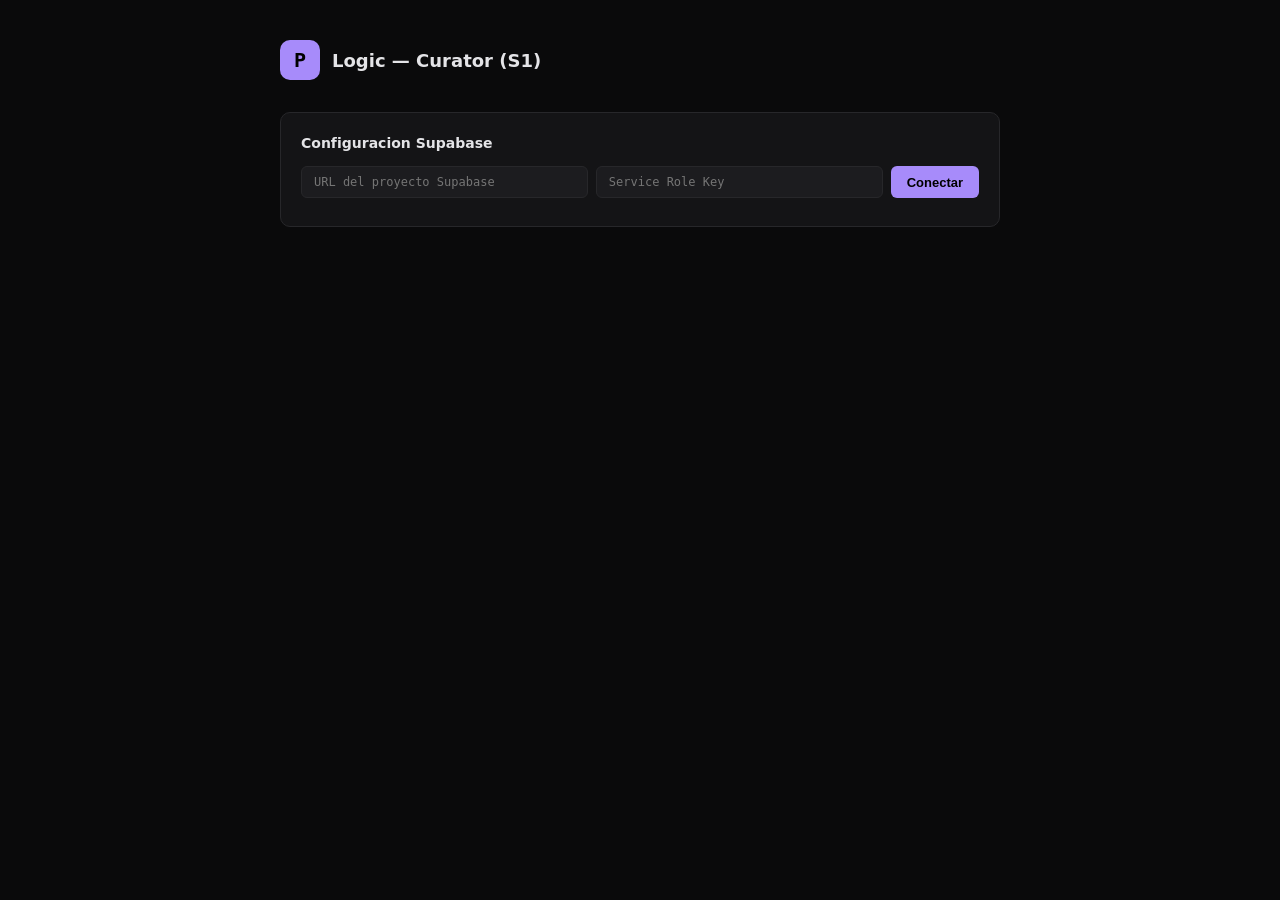
<file: curator/index.html>
<!DOCTYPE html>
<html lang="es">
<head>
  <meta charset="UTF-8">
  <meta name="viewport" content="width=device-width, initial-scale=1.0">
  <title>Logic — Curator Dashboard</title>
  <link rel="stylesheet" href="curator.css">
</head>
<body>
  <div class="container">
    <header>
      <div class="logo">P</div>
      <h1>Logic — Curator (S1)</h1>
    </header>

    <section id="configSection">
      <h2>Configuracion Supabase</h2>
      <div class="config-row">
        <input type="text" id="supabaseUrl" placeholder="URL del proyecto Supabase">
        <input type="password" id="serviceKey" placeholder="Service Role Key">
        <button id="connectBtn">Conectar</button>
      </div>
      <div id="connectionStatus" class="status"></div>
    </section>

    <section id="statsSection" style="display:none;">
      <h2>Estadisticas</h2>
      <div id="stats" class="stats-grid"></div>
    </section>

    <section id="convergenceSection" style="display:none;">
      <div class="section-top">
        <h2>Convergencias</h2>
        <div class="threshold-row">
          <label>Umbral:</label>
          <input type="number" id="threshold" value="3" min="1" max="100">
          <button id="detectBtn">Detectar</button>
          <button id="autoApproveBtn" class="auto-approve-btn">Auto-aprobar</button>
        </div>
      </div>
      <div id="convergenceList"></div>
    </section>

    <section id="approvedSection" style="display:none;">
      <h2>Updates Publicados</h2>
      <div id="approvedList"></div>
    </section>

    <section id="graphSection" style="display:none;">
      <div class="section-top">
        <h2>Grafo de Relaciones</h2>
        <div class="threshold-row">
          <button id="buildGraphBtn">Construir Grafo</button>
          <button id="viewGraphBtn">Ver Resumen</button>
        </div>
      </div>
      <div id="graphResult"></div>
    </section>

    <section id="gapsSection" style="display:none;">
      <div class="section-top">
        <h2>Terra Incognita</h2>
        <button id="detectGapsBtn">Detectar Huecos</button>
      </div>
      <div id="gapsList"></div>
    </section>

    <section id="contradictionsSection" style="display:none;">
      <div class="section-top">
        <h2>Contradicciones</h2>
        <button id="detectContradictionsBtn">Detectar</button>
      </div>
      <div id="contradictionsList"></div>
    </section>

    <section id="refutationsSection" style="display:none;">
      <h2>Refutaciones</h2>
      <div id="refutationsList"></div>
    </section>

    <section id="feedbackSection" style="display:none;">
      <h2>Feedback de Usuarios</h2>
      <div id="feedbackList"></div>
    </section>

    <section id="seedSection" style="display:none;">
      <h2>Persistencia Distribuida</h2>
      <p style="font-size:12px;color:#71717a;margin-bottom:12px;">
        Exporta el estado completo de Supabase como JSON. Si el servidor muere, importa este archivo en un nuevo proyecto Supabase para restaurar todo.
      </p>
      <div class="btn-row">
        <button id="exportSnapshotBtn">Exportar Snapshot</button>
        <button id="importSnapshotBtn" class="import-btn">Importar a Supabase</button>
      </div>
      <input type="file" id="seedFileInput" accept=".json" style="display:none;">
      <div id="seedStatus" class="status"></div>
    </section>
  </div>

  <script src="curator.js"></script>
</body>
</html>
</file>
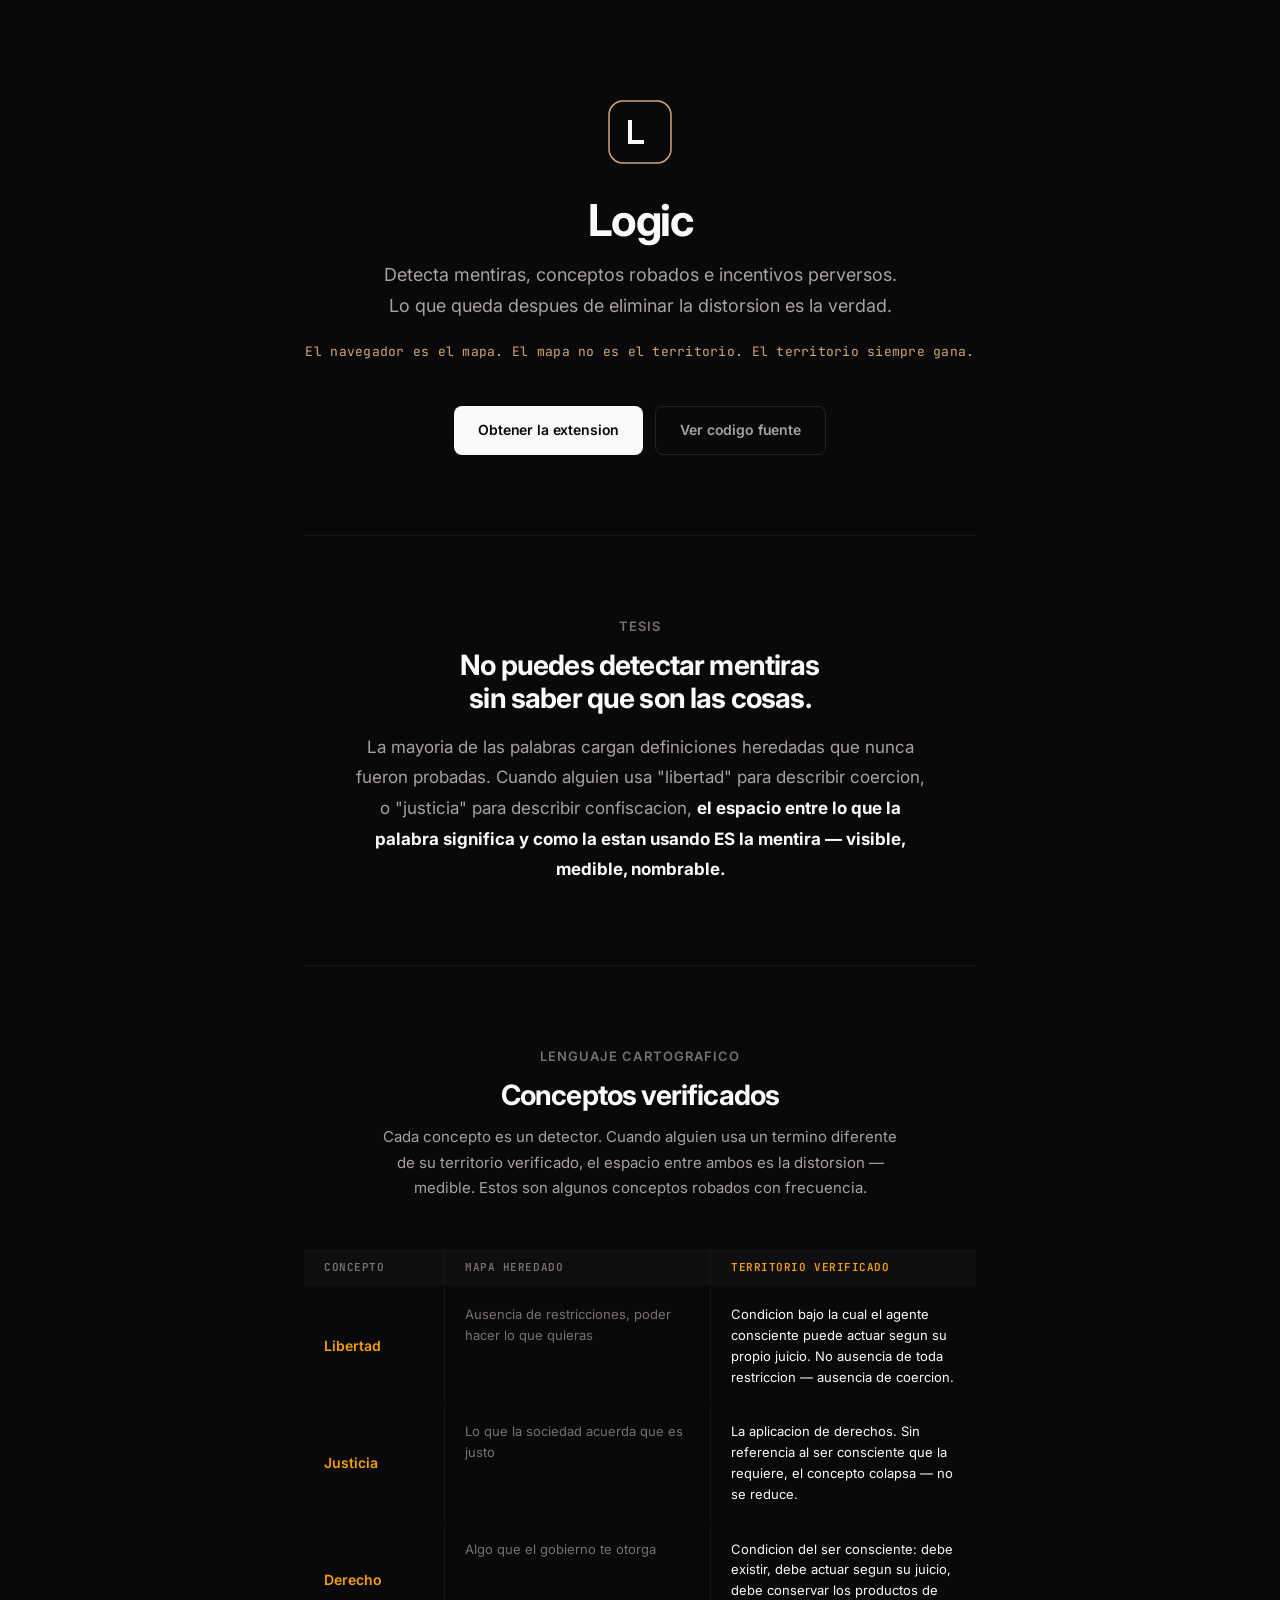
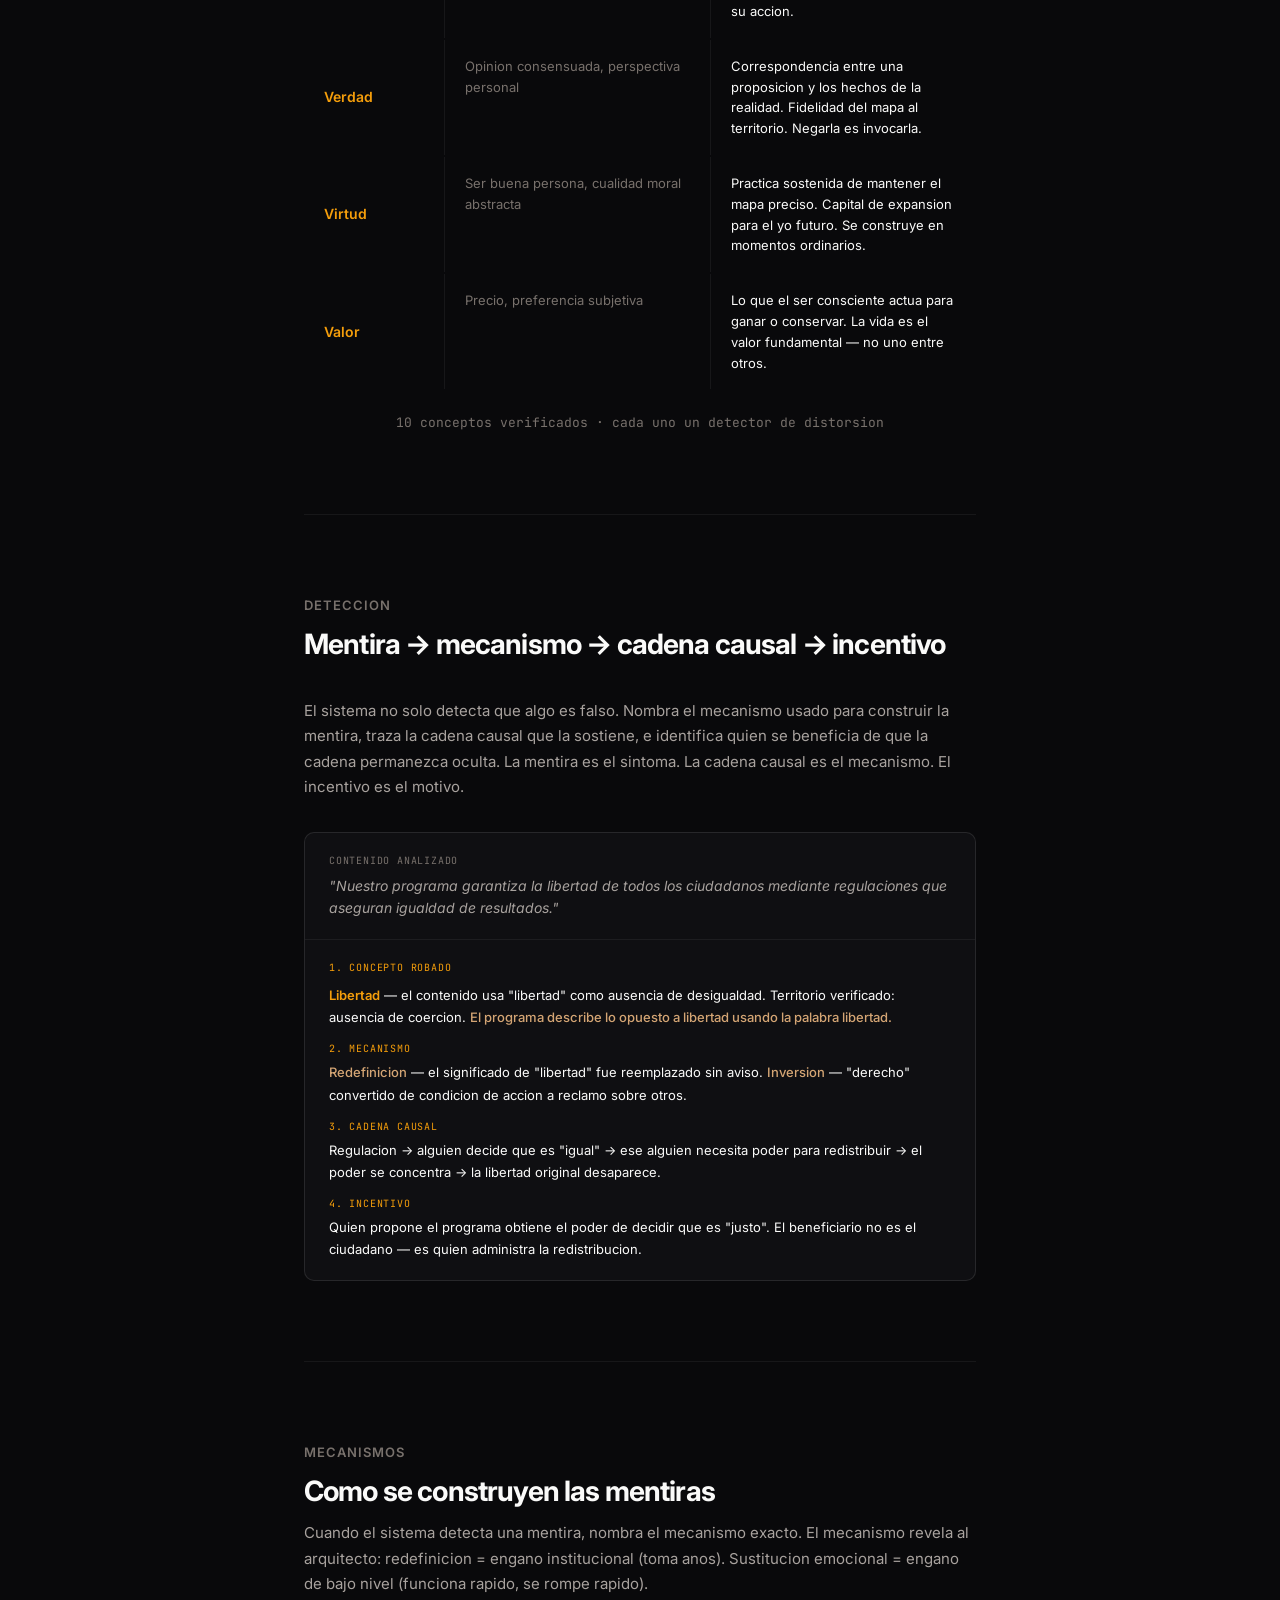
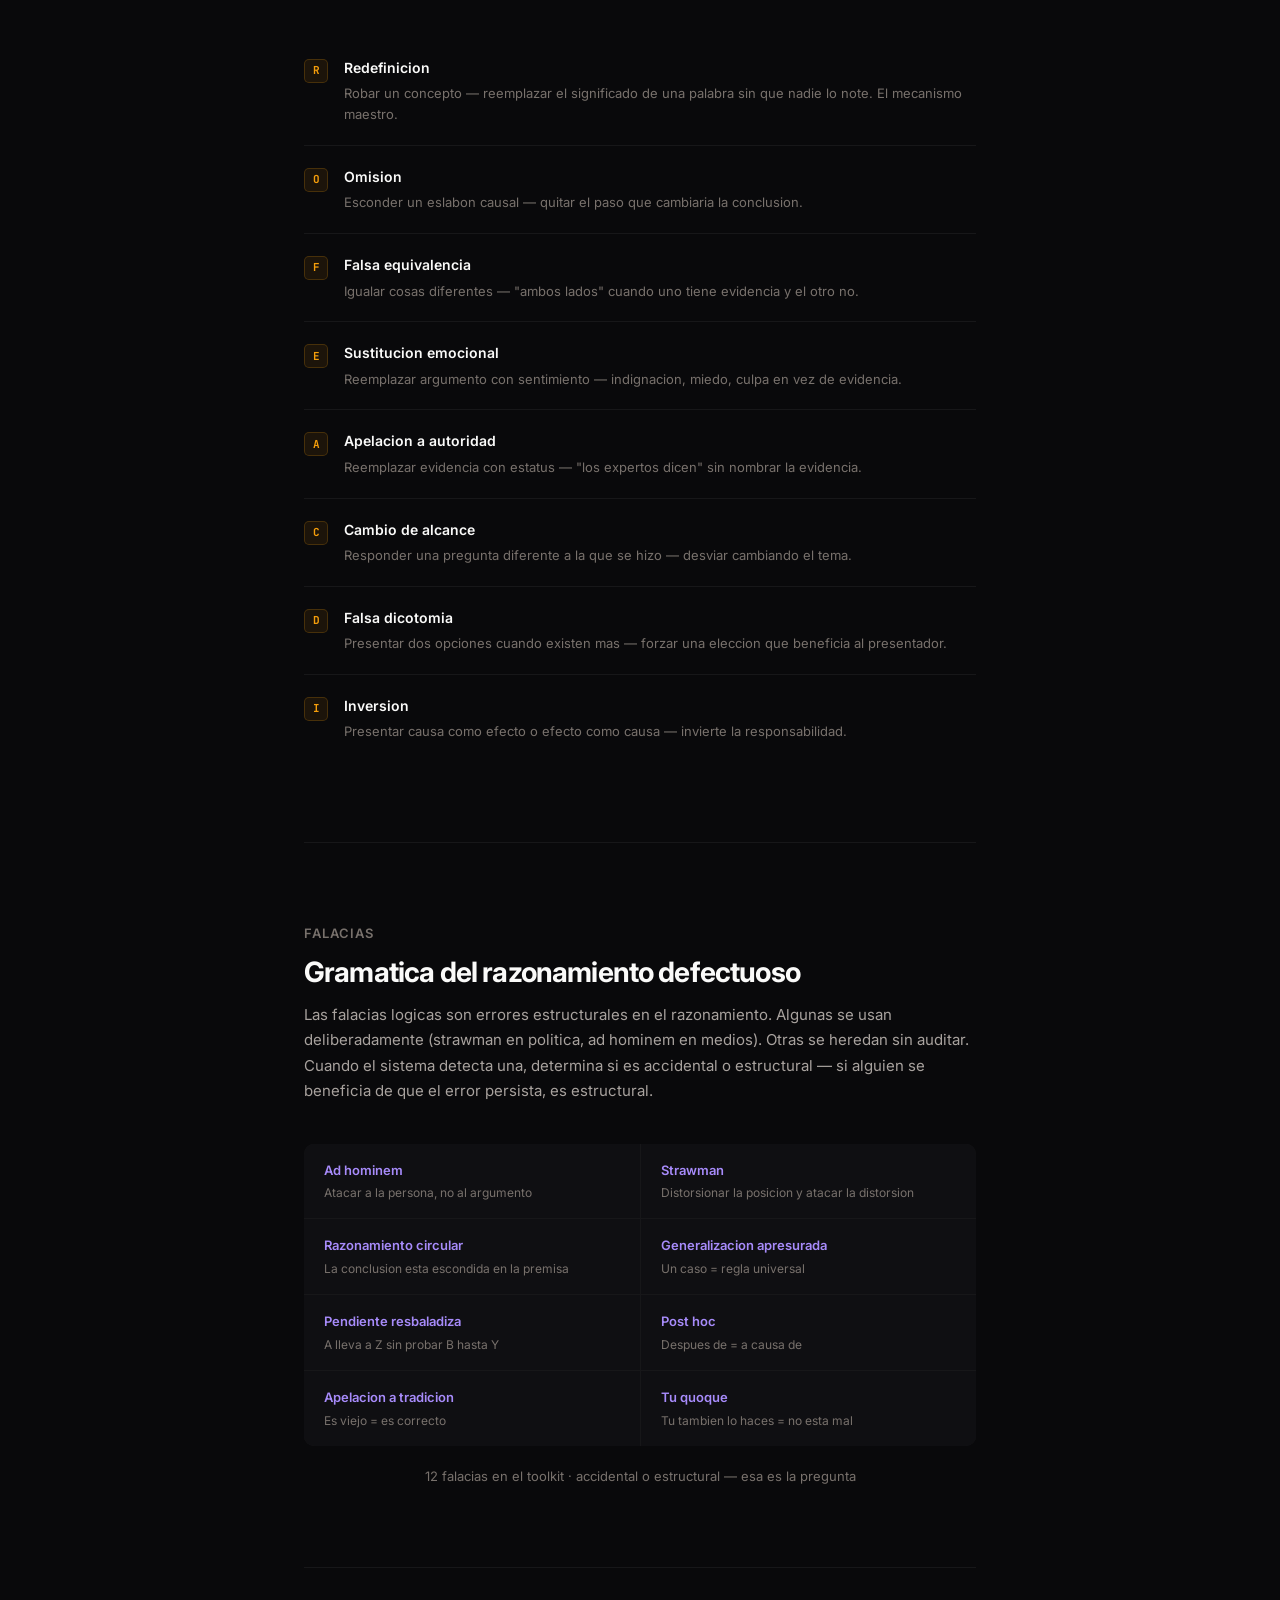
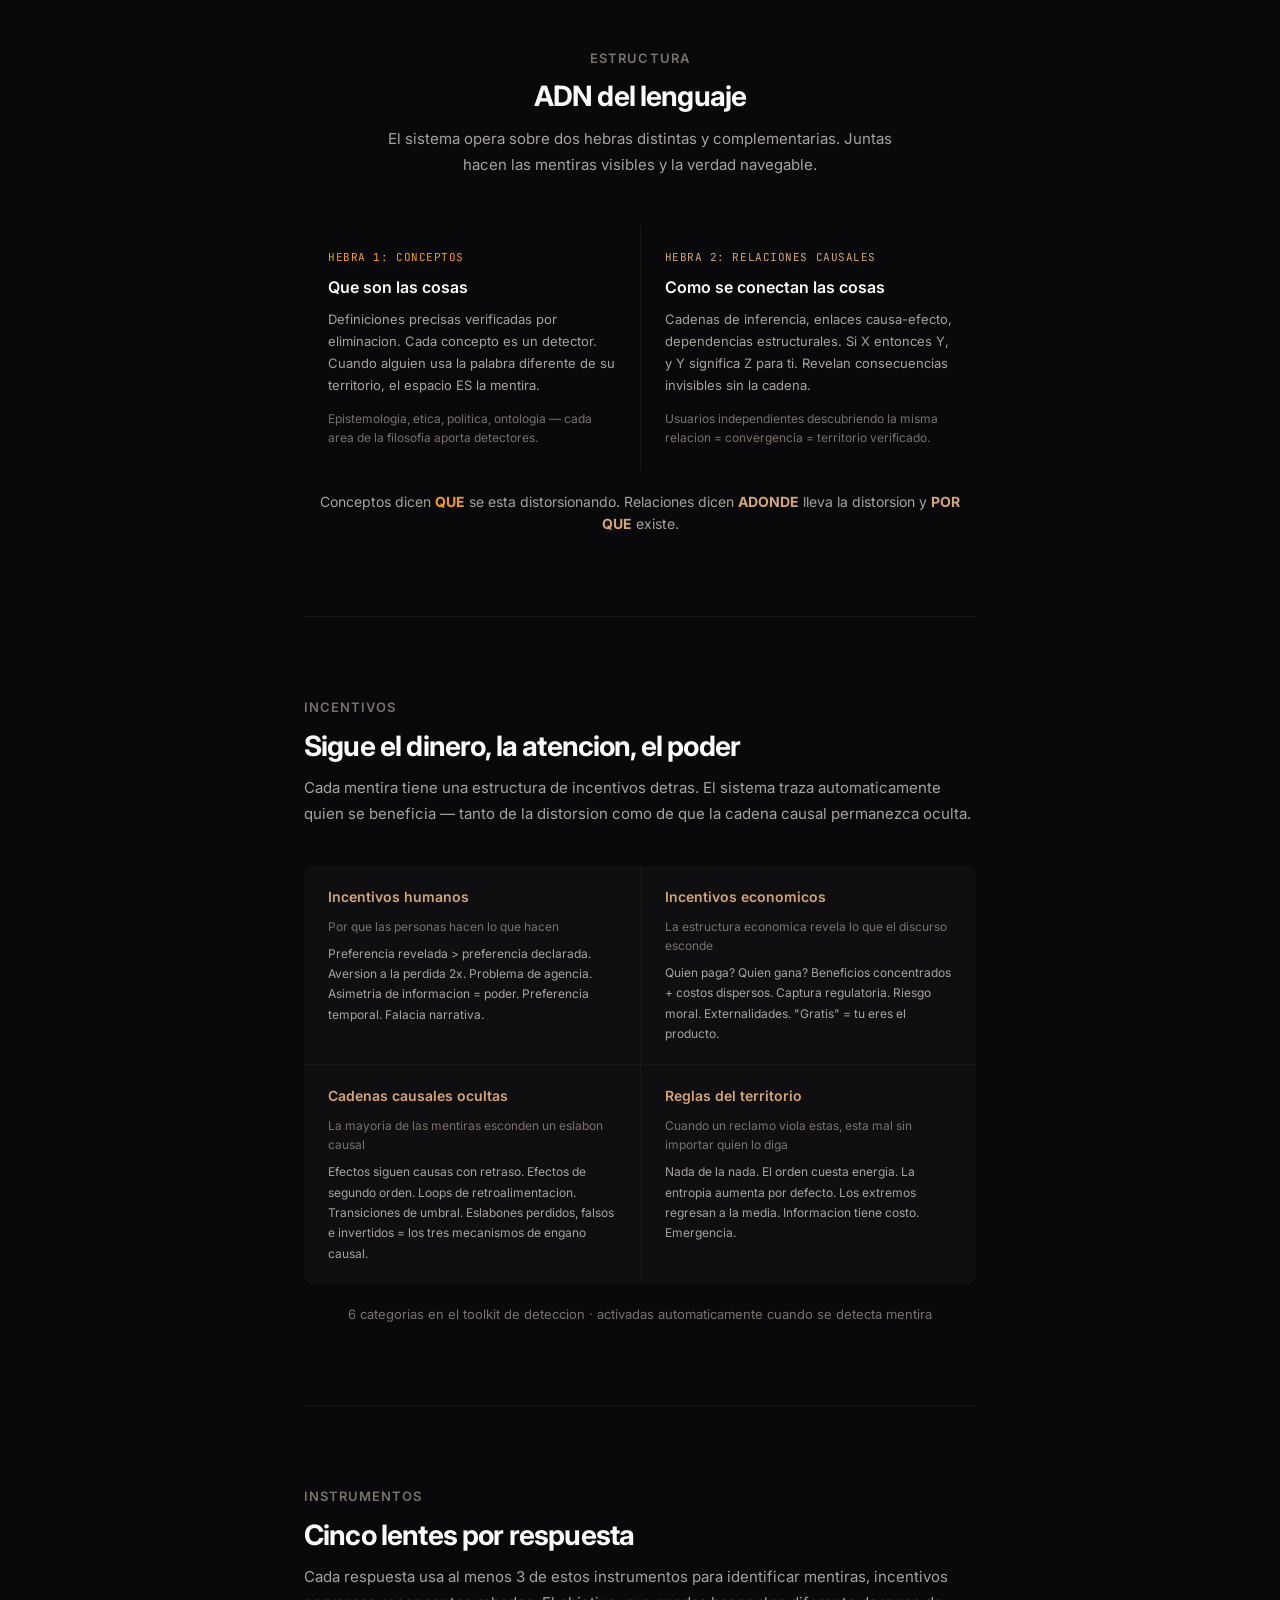
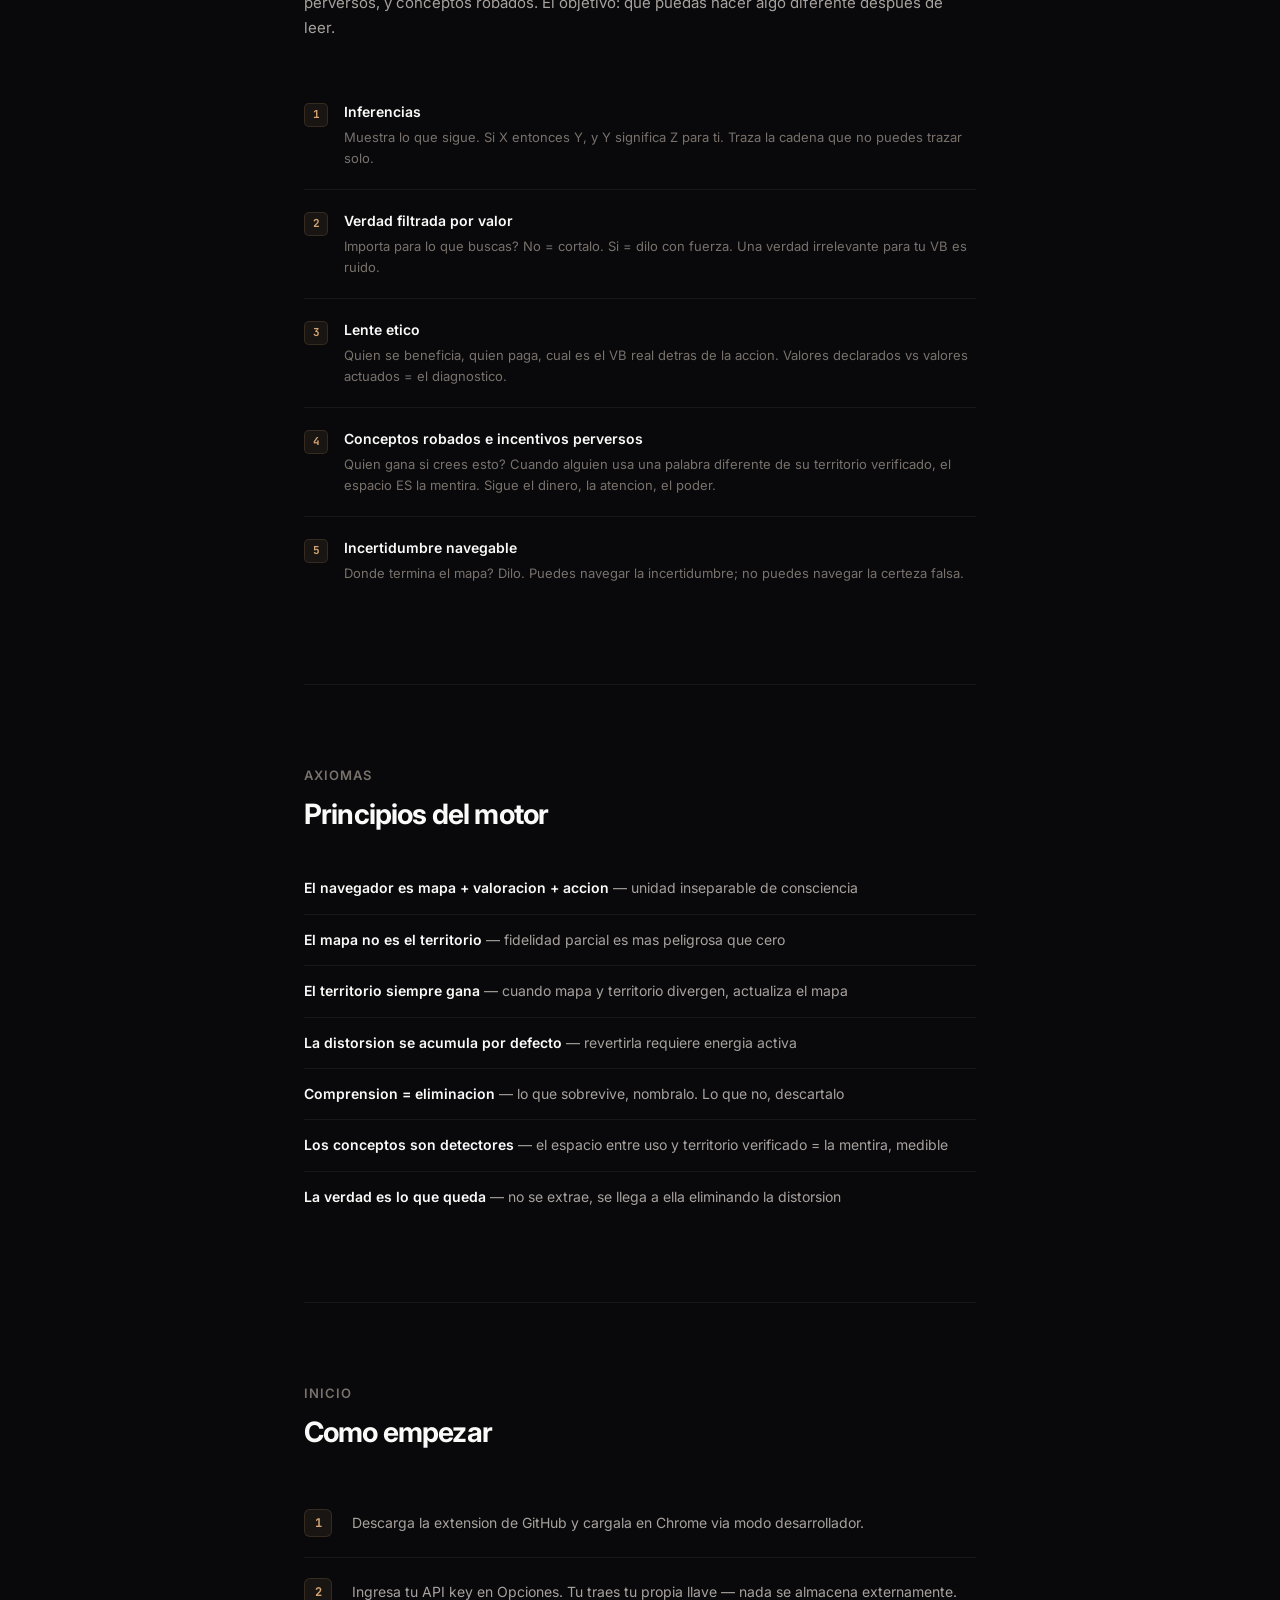
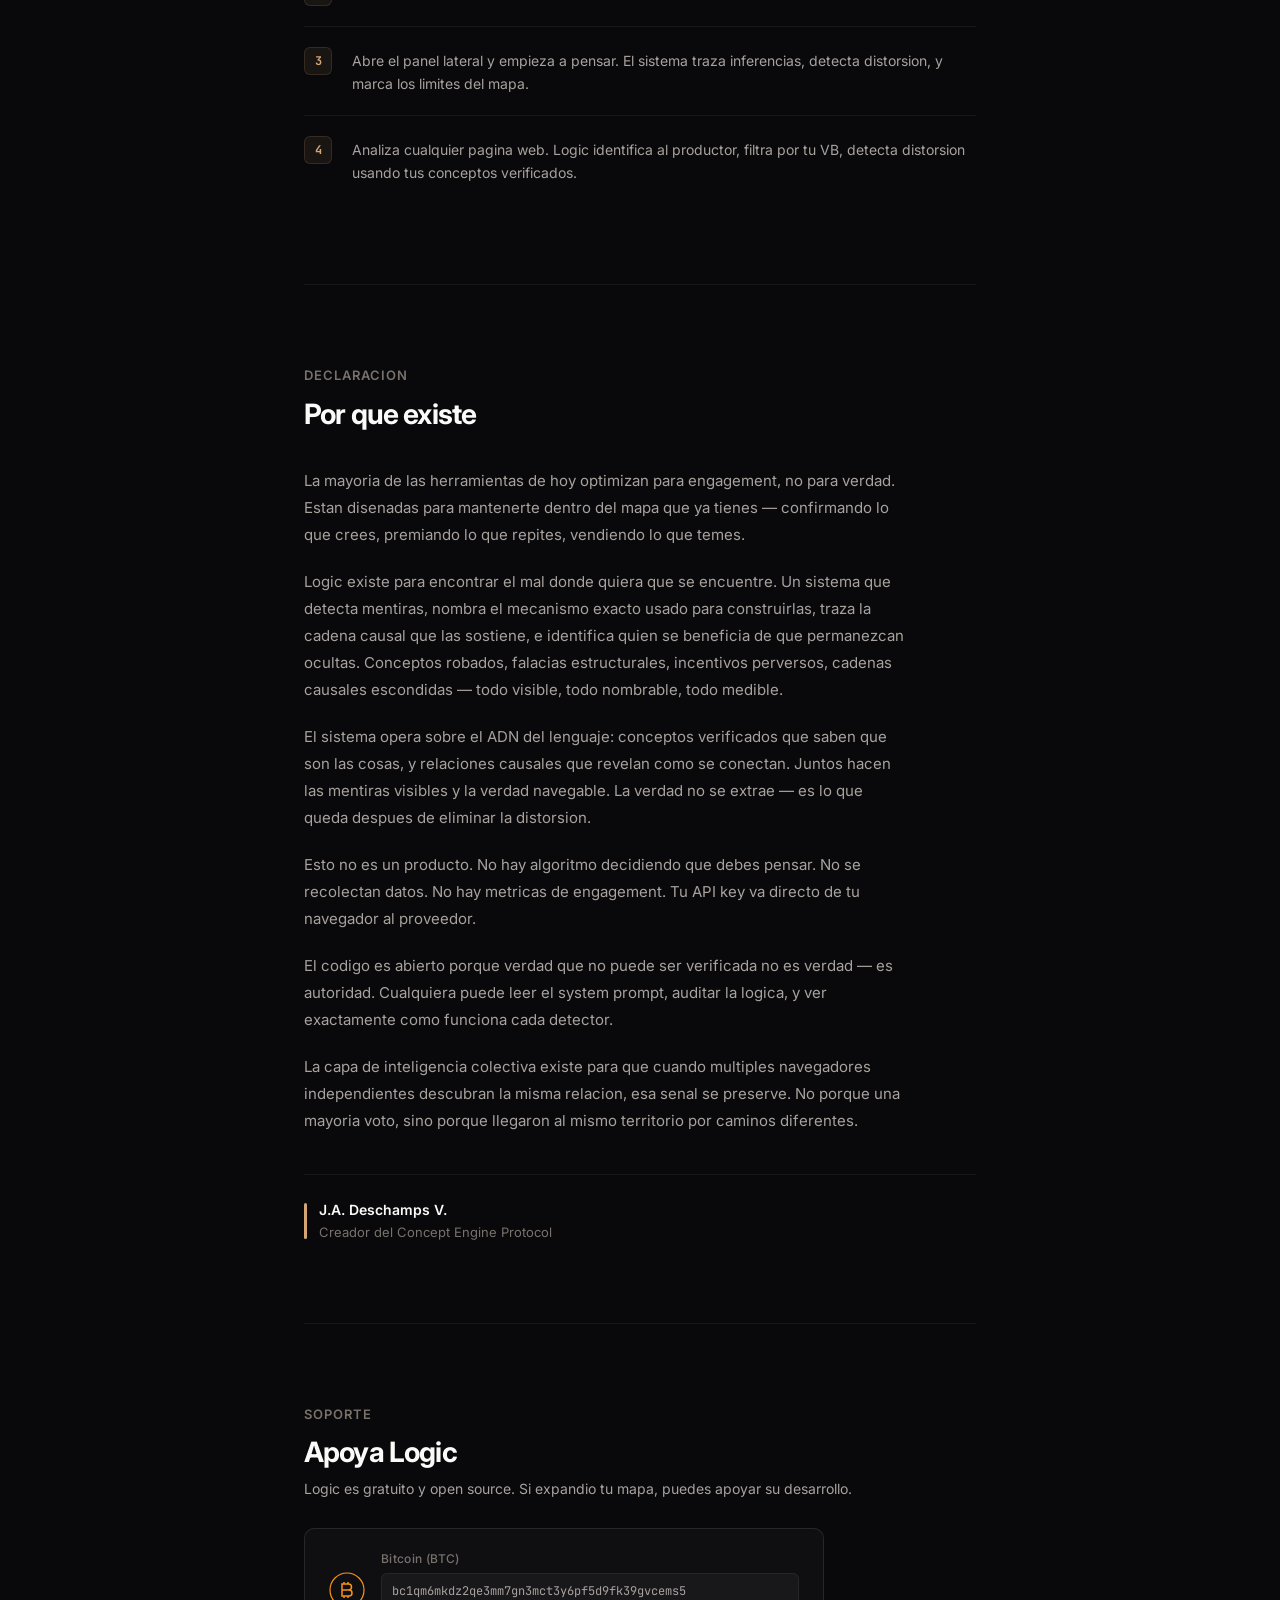
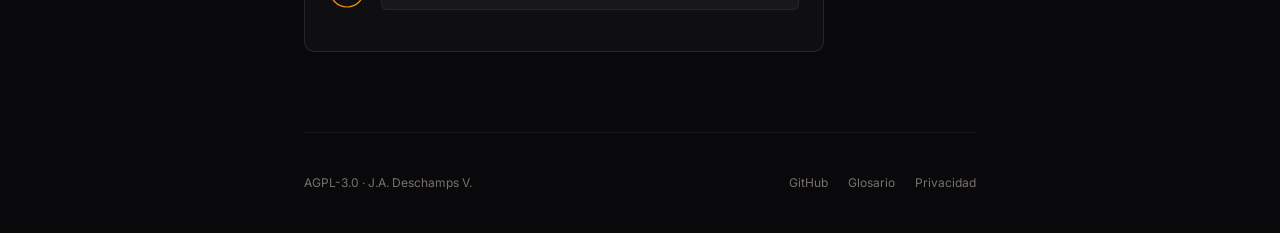
<file: docs/index.html>
<!DOCTYPE html>
<html lang="es">
<head>
  <meta charset="UTF-8">
  <meta name="viewport" content="width=device-width, initial-scale=1.0">
  <title>Logic — Concept Engine</title>
  <meta name="description" content="Detecta mentiras, conceptos robados e incentivos perversos en el lenguaje. Lo que queda despues de eliminar la distorsion es la verdad.">
  <link rel="preconnect" href="https://fonts.googleapis.com">
  <link rel="preconnect" href="https://fonts.gstatic.com" crossorigin>
  <link href="https://fonts.googleapis.com/css2?family=Inter:wght@400;500;600;700&family=JetBrains+Mono:wght@500;700&display=swap" rel="stylesheet">
  <style>
    * { margin: 0; padding: 0; box-sizing: border-box; }

    :root {
      --bg: #09090b;
      --bg2: #0f0f12;
      --bg3: #18181b;
      --bg4: #1f1f23;
      --text: #fafaf9;
      --text2: #a8a29e;
      --text3: #78716c;
      --accent: #d4a574;
      --accent-dim: #b8956a;
      --accent-subtle: rgba(212, 165, 116, 0.08);
      --accent-border: rgba(212, 165, 116, 0.15);
      --border: rgba(255, 255, 255, 0.06);
      --border2: rgba(255, 255, 255, 0.1);
      --concept: #f59e0b;
      --concept-subtle: rgba(245, 158, 11, 0.08);
      --concept-border: rgba(245, 158, 11, 0.2);
      --purple: #a78bfa;
      --purple-subtle: rgba(167, 139, 250, 0.08);
      --purple-border: rgba(167, 139, 250, 0.15);
      --success: #4ade80;
      --mono: 'JetBrains Mono', 'SF Mono', monospace;
    }

    body {
      background: var(--bg);
      color: var(--text);
      font-family: 'Inter', -apple-system, system-ui, sans-serif;
      line-height: 1.6;
      -webkit-font-smoothing: antialiased;
    }

    .container { max-width: 720px; margin: 0 auto; padding: 0 24px; }

    /* ── Hero ── */
    .hero { text-align: center; padding: 100px 0 80px; }

    .logo-mark { width: 64px; height: 64px; margin: 0 auto 32px; }
    .logo-mark svg { width: 100%; height: 100%; }

    h1 { font-size: 44px; font-weight: 700; letter-spacing: -0.035em; margin-bottom: 16px; line-height: 1.1; }
    .subtitle { font-size: 18px; color: var(--text2); max-width: 520px; margin: 0 auto 20px; line-height: 1.7; }
    .tagline { font-family: var(--mono); font-size: 13px; color: var(--accent); letter-spacing: 0.02em; margin-bottom: 44px; }

    .cta-row { display: flex; gap: 12px; justify-content: center; }

    .btn { display: inline-flex; align-items: center; gap: 8px; padding: 12px 24px; border-radius: 8px; font-size: 14px; font-weight: 600; text-decoration: none; transition: all 0.15s ease; letter-spacing: -0.01em; }
    .btn-primary { background: var(--text); color: var(--bg); }
    .btn-primary:hover { background: var(--text2); }
    .btn-secondary { background: transparent; color: var(--text2); border: 1px solid var(--border2); }
    .btn-secondary:hover { color: var(--text); border-color: rgba(255,255,255,0.2); }

    /* ── Sections ── */
    section { padding: 80px 0; }
    .section-border { border-top: 1px solid var(--border); }
    .section-title { font-size: 13px; font-weight: 600; letter-spacing: 0.08em; text-transform: uppercase; color: var(--text3); margin-bottom: 12px; }
    h2 { font-size: 28px; font-weight: 700; letter-spacing: -0.03em; line-height: 1.2; }

    /* ── Core thesis ── */
    .thesis { text-align: center; }
    .thesis-text { font-size: 17px; color: var(--text2); max-width: 580px; margin: 16px auto 0; line-height: 1.8; }
    .thesis-text strong { color: var(--text); }

    /* ── Concept cards ── */
    .concepts-header { text-align: center; margin-bottom: 48px; }
    .concepts-header p { color: var(--text2); font-size: 15px; margin-top: 12px; max-width: 520px; margin-left: auto; margin-right: auto; line-height: 1.7; }

    .concept-grid { display: flex; flex-direction: column; gap: 2px; }

    .concept-row {
      display: grid;
      grid-template-columns: 140px 1fr 1fr;
      gap: 1px;
      background: var(--border);
    }

    .concept-row > div { background: var(--bg); padding: 16px 20px; }

    .concept-term-cell {
      display: flex;
      align-items: center;
      font-weight: 600;
      font-size: 14px;
      color: var(--concept);
      text-transform: capitalize;
    }

    .concept-map-cell {
      font-size: 13px;
      color: var(--text3);
      line-height: 1.6;
    }

    .concept-territory-cell {
      font-size: 13px;
      color: var(--text);
      line-height: 1.6;
    }

    .concept-row-header > div {
      background: var(--bg2);
      padding: 10px 20px;
    }

    .concept-row-header .concept-map-cell,
    .concept-row-header .concept-territory-cell {
      font-family: var(--mono);
      font-size: 11px;
      font-weight: 600;
      letter-spacing: 0.05em;
      text-transform: uppercase;
    }

    .concept-row-header .concept-map-cell { color: var(--text3); }
    .concept-row-header .concept-territory-cell { color: var(--concept); }
    .concept-row-header .concept-term-cell { color: var(--text3); font-size: 11px; font-family: var(--mono); letter-spacing: 0.05em; text-transform: uppercase; }

    .gap-arrow {
      display: inline-block;
      color: var(--accent);
      margin: 0 4px;
      font-family: var(--mono);
    }

    .concept-count {
      text-align: center;
      margin-top: 24px;
      font-size: 13px;
      color: var(--text3);
      font-family: var(--mono);
    }

    /* ── Instruments ── */
    .instruments-header { margin-bottom: 40px; }
    .instruments-header p { color: var(--text2); font-size: 15px; margin-top: 12px; line-height: 1.7; }

    .instruments {
      display: flex;
      flex-direction: column;
      gap: 0;
    }

    .instrument {
      display: flex;
      gap: 16px;
      align-items: flex-start;
      padding: 20px 0;
      border-bottom: 1px solid var(--border);
    }

    .instrument:last-child { border-bottom: none; }

    .inst-num {
      font-family: var(--mono);
      font-size: 11px;
      font-weight: 700;
      color: var(--accent);
      width: 24px;
      height: 24px;
      min-width: 24px;
      display: flex;
      align-items: center;
      justify-content: center;
      border: 1px solid var(--accent-border);
      border-radius: 5px;
      background: var(--accent-subtle);
      margin-top: 2px;
    }

    .inst-content h3 { font-size: 14px; font-weight: 600; margin-bottom: 4px; }
    .inst-content p { font-size: 13px; color: var(--text3); line-height: 1.6; }

    /* ── How detection works ── */
    .detection-header { margin-bottom: 36px; }

    .detection-example {
      background: var(--bg2);
      border: 1px solid var(--border2);
      border-radius: 10px;
      overflow: hidden;
    }

    .detection-claim {
      padding: 20px 24px;
      border-bottom: 1px solid var(--border);
    }

    .detection-claim-label {
      font-family: var(--mono);
      font-size: 10px;
      color: var(--text3);
      letter-spacing: 0.08em;
      text-transform: uppercase;
      margin-bottom: 6px;
    }

    .detection-claim p {
      font-size: 14px;
      color: var(--text2);
      font-style: italic;
      line-height: 1.6;
    }

    .detection-analysis {
      padding: 20px 24px;
    }

    .detection-analysis-label {
      font-family: var(--mono);
      font-size: 10px;
      color: var(--concept);
      letter-spacing: 0.08em;
      text-transform: uppercase;
      margin-bottom: 8px;
    }

    .detection-line {
      font-size: 13px;
      color: var(--text);
      line-height: 1.7;
      margin-bottom: 8px;
    }

    .detection-line:last-child { margin-bottom: 0; }

    .detection-concept {
      display: inline;
      color: var(--concept);
      font-weight: 600;
    }

    .detection-gap {
      display: inline;
      color: var(--accent);
      font-weight: 500;
    }

    /* ── Principles ── */
    .principles-header { margin-bottom: 32px; }
    .principles-list { display: flex; flex-direction: column; }
    .principle { font-size: 14px; color: var(--text2); padding: 14px 0; border-bottom: 1px solid var(--border); line-height: 1.6; }
    .principle:last-child { border-bottom: none; }
    .principle strong { color: var(--text); font-weight: 600; }

    /* ── Setup ── */
    .steps-header { margin-bottom: 40px; }
    .steps { display: flex; flex-direction: column; gap: 0; }
    .step { display: flex; gap: 20px; align-items: flex-start; padding: 20px 0; border-bottom: 1px solid var(--border); }
    .step:last-child { border-bottom: none; }
    .step-num { font-family: var(--mono); font-size: 12px; font-weight: 700; color: var(--accent); width: 28px; height: 28px; min-width: 28px; display: flex; align-items: center; justify-content: center; border: 1px solid var(--accent-border); border-radius: 6px; background: var(--accent-subtle); }
    .step p { font-size: 14px; color: var(--text2); padding-top: 3px; line-height: 1.6; }

    /* ── Manifesto ── */
    .manifesto-header { margin-bottom: 36px; }
    .manifesto-text { max-width: 600px; }
    .manifesto-text p { font-size: 15px; color: var(--text2); margin-bottom: 20px; line-height: 1.8; }
    .manifesto-text p:last-child { margin-bottom: 0; }
    .manifesto-author { margin-top: 40px; padding-top: 24px; border-top: 1px solid var(--border); display: flex; align-items: center; gap: 12px; }
    .author-mark { width: 3px; height: 36px; background: var(--accent); border-radius: 2px; }
    .author-info { font-size: 14px; }
    .author-name { color: var(--text); font-weight: 600; }
    .author-role { color: var(--text3); font-size: 13px; }

    /* ── Donate ── */
    .donate-header { margin-bottom: 28px; }
    .donate-desc { color: var(--text2); font-size: 14px; margin-top: 8px; }
    .btc-card { background: var(--bg2); border: 1px solid var(--border2); border-radius: 10px; padding: 20px 24px; display: flex; align-items: center; gap: 16px; max-width: 520px; }
    .btc-icon { width: 36px; height: 36px; min-width: 36px; color: #f7931a; }
    .btc-icon svg { width: 100%; height: 100%; }
    .btc-info { min-width: 0; flex: 1; }
    .btc-label { font-size: 12px; color: var(--text3); font-weight: 500; letter-spacing: 0.03em; margin-bottom: 4px; }
    .btc-address { font-family: var(--mono); font-size: 12px; color: var(--text2); word-break: break-all; cursor: pointer; padding: 8px 10px; background: var(--bg3); border-radius: 6px; border: 1px solid var(--border); transition: all 0.15s ease; display: block; }
    .btc-address:hover { border-color: var(--border2); color: var(--text); }
    .btc-copied { color: var(--success); font-size: 11px; margin-top: 4px; opacity: 0; transition: opacity 0.2s; font-weight: 500; }
    .btc-copied.show { opacity: 1; }

    /* ── Footer ── */
    footer { padding: 40px 0; border-top: 1px solid var(--border); display: flex; justify-content: space-between; align-items: center; font-size: 12px; color: var(--text3); }
    footer a { color: var(--text3); text-decoration: none; transition: color 0.15s; }
    footer a:hover { color: var(--text2); }
    .footer-links { display: flex; gap: 20px; }

    /* ── Responsive ── */
    @media (max-width: 640px) {
      .hero { padding: 72px 0 60px; }
      h1 { font-size: 32px; }
      .subtitle { font-size: 16px; }
      h2 { font-size: 24px; }
      .concept-row { grid-template-columns: 1fr; }
      .concept-row-header { display: none; }
      .concept-term-cell { padding-bottom: 0 !important; }
      .concept-map-cell::before { content: 'Mapa: '; font-weight: 600; color: var(--text3); font-size: 11px; }
      .concept-territory-cell::before { content: 'Territorio: '; font-weight: 600; color: var(--concept); font-size: 11px; }
      .btc-card { flex-direction: column; align-items: flex-start; }
      footer { flex-direction: column; gap: 12px; text-align: center; }
      .cta-row { flex-direction: column; align-items: center; }
      .btn { width: 100%; max-width: 240px; justify-content: center; }
      .dna-grid, .fallacy-grid { grid-template-columns: 1fr !important; }
      .incentive-grid { grid-template-columns: 1fr !important; }
    }
  </style>
</head>
<body>
  <div class="container">

    <!-- Hero -->
    <section class="hero">
      <div class="logo-mark">
        <svg viewBox="0 0 64 64" fill="none" xmlns="http://www.w3.org/2000/svg">
          <rect x="1" y="1" width="62" height="62" rx="14" stroke="#d4a574" stroke-width="1.5"/>
          <path d="M20 44V20h4v20h12v4H20z" fill="#fafaf9"/>
        </svg>
      </div>
      <h1>Logic</h1>
      <p class="subtitle">Detecta mentiras, conceptos robados e incentivos perversos. Lo que queda despues de eliminar la distorsion es la verdad.</p>
      <p class="tagline">El navegador es el mapa. El mapa no es el territorio. El territorio siempre gana.</p>
      <div class="cta-row">
        <a href="https://github.com/joseandv-creator/logic-concept-engine" class="btn btn-primary">Obtener la extension</a>
        <a href="https://github.com/joseandv-creator/logic-concept-engine" class="btn btn-secondary">Ver codigo fuente</a>
      </div>
    </section>

    <!-- Core thesis -->
    <section class="thesis section-border">
      <div class="section-title">Tesis</div>
      <h2>No puedes detectar mentiras<br>sin saber que son las cosas.</h2>
      <p class="thesis-text">La mayoria de las palabras cargan definiciones heredadas que nunca fueron probadas. Cuando alguien usa "libertad" para describir coercion, o "justicia" para describir confiscacion, <strong>el espacio entre lo que la palabra significa y como la estan usando ES la mentira — visible, medible, nombrable.</strong></p>
    </section>

    <!-- Concept examples -->
    <section class="section-border">
      <div class="concepts-header">
        <div class="section-title">Lenguaje cartografico</div>
        <h2>Conceptos verificados</h2>
        <p>Cada concepto es un detector. Cuando alguien usa un termino diferente de su territorio verificado, el espacio entre ambos es la distorsion — medible. Estos son algunos conceptos robados con frecuencia.</p>
      </div>
      <div class="concept-grid">
        <div class="concept-row concept-row-header">
          <div class="concept-term-cell">Concepto</div>
          <div class="concept-map-cell">Mapa heredado</div>
          <div class="concept-territory-cell">Territorio verificado</div>
        </div>
        <div class="concept-row">
          <div class="concept-term-cell">Libertad</div>
          <div class="concept-map-cell">Ausencia de restricciones, poder hacer lo que quieras</div>
          <div class="concept-territory-cell">Condicion bajo la cual el agente consciente puede actuar segun su propio juicio. No ausencia de toda restriccion — ausencia de coercion.</div>
        </div>
        <div class="concept-row">
          <div class="concept-term-cell">Justicia</div>
          <div class="concept-map-cell">Lo que la sociedad acuerda que es justo</div>
          <div class="concept-territory-cell">La aplicacion de derechos. Sin referencia al ser consciente que la requiere, el concepto colapsa — no se reduce.</div>
        </div>
        <div class="concept-row">
          <div class="concept-term-cell">Derecho</div>
          <div class="concept-map-cell">Algo que el gobierno te otorga</div>
          <div class="concept-territory-cell">Condicion del ser consciente: debe existir, debe actuar segun su juicio, debe conservar los productos de su accion.</div>
        </div>
        <div class="concept-row">
          <div class="concept-term-cell">Verdad</div>
          <div class="concept-map-cell">Opinion consensuada, perspectiva personal</div>
          <div class="concept-territory-cell">Correspondencia entre una proposicion y los hechos de la realidad. Fidelidad del mapa al territorio. Negarla es invocarla.</div>
        </div>
        <div class="concept-row">
          <div class="concept-term-cell">Virtud</div>
          <div class="concept-map-cell">Ser buena persona, cualidad moral abstracta</div>
          <div class="concept-territory-cell">Practica sostenida de mantener el mapa preciso. Capital de expansion para el yo futuro. Se construye en momentos ordinarios.</div>
        </div>
        <div class="concept-row">
          <div class="concept-term-cell">Valor</div>
          <div class="concept-map-cell">Precio, preferencia subjetiva</div>
          <div class="concept-territory-cell">Lo que el ser consciente actua para ganar o conservar. La vida es el valor fundamental — no uno entre otros.</div>
        </div>
      </div>
      <p class="concept-count">10 conceptos verificados &middot; cada uno un detector de distorsion</p>
    </section>

    <!-- How detection works -->
    <section class="section-border">
      <div class="detection-header">
        <div class="section-title">Deteccion</div>
        <h2>Mentira &rarr; mecanismo &rarr; cadena causal &rarr; incentivo</h2>
      </div>
      <p style="color: var(--text2); font-size: 15px; line-height: 1.7; margin-bottom: 32px;">El sistema no solo detecta que algo es falso. Nombra el mecanismo usado para construir la mentira, traza la cadena causal que la sostiene, e identifica quien se beneficia de que la cadena permanezca oculta. La mentira es el sintoma. La cadena causal es el mecanismo. El incentivo es el motivo.</p>

      <div class="detection-example">
        <div class="detection-claim">
          <div class="detection-claim-label">Contenido analizado</div>
          <p>"Nuestro programa garantiza la libertad de todos los ciudadanos mediante regulaciones que aseguran igualdad de resultados."</p>
        </div>
        <div class="detection-analysis">
          <div class="detection-analysis-label">1. Concepto robado</div>
          <div class="detection-line"><span class="detection-concept">Libertad</span> — el contenido usa "libertad" como ausencia de desigualdad. Territorio verificado: ausencia de coercion. <span class="detection-gap">El programa describe lo opuesto a libertad usando la palabra libertad.</span></div>
          <div class="detection-line" style="margin-top: 12px;"><span class="detection-analysis-label" style="margin-bottom: 4px; display: block;">2. Mecanismo</span><span class="detection-gap">Redefinicion</span> — el significado de "libertad" fue reemplazado sin aviso. <span class="detection-gap">Inversion</span> — "derecho" convertido de condicion de accion a reclamo sobre otros.</div>
          <div class="detection-line" style="margin-top: 12px;"><span class="detection-analysis-label" style="margin-bottom: 4px; display: block;">3. Cadena causal</span>Regulacion &rarr; alguien decide que es "igual" &rarr; ese alguien necesita poder para redistribuir &rarr; el poder se concentra &rarr; la libertad original desaparece.</div>
          <div class="detection-line" style="margin-top: 12px;"><span class="detection-analysis-label" style="margin-bottom: 4px; display: block;">4. Incentivo</span>Quien propone el programa obtiene el poder de decidir que es "justo". El beneficiario no es el ciudadano — es quien administra la redistribucion.</div>
        </div>
      </div>
    </section>

    <!-- Deception mechanisms -->
    <section class="section-border">
      <div class="instruments-header">
        <div class="section-title">Mecanismos</div>
        <h2>Como se construyen las mentiras</h2>
        <p>Cuando el sistema detecta una mentira, nombra el mecanismo exacto. El mecanismo revela al arquitecto: redefinicion = engano institucional (toma anos). Sustitucion emocional = engano de bajo nivel (funciona rapido, se rompe rapido).</p>
      </div>
      <div class="instruments">
        <div class="instrument">
          <div class="inst-num" style="border-color: var(--concept-border); background: var(--concept-subtle); color: var(--concept);">R</div>
          <div class="inst-content">
            <h3>Redefinicion</h3>
            <p>Robar un concepto — reemplazar el significado de una palabra sin que nadie lo note. El mecanismo maestro.</p>
          </div>
        </div>
        <div class="instrument">
          <div class="inst-num" style="border-color: var(--concept-border); background: var(--concept-subtle); color: var(--concept);">O</div>
          <div class="inst-content">
            <h3>Omision</h3>
            <p>Esconder un eslabon causal — quitar el paso que cambiaria la conclusion.</p>
          </div>
        </div>
        <div class="instrument">
          <div class="inst-num" style="border-color: var(--concept-border); background: var(--concept-subtle); color: var(--concept);">F</div>
          <div class="inst-content">
            <h3>Falsa equivalencia</h3>
            <p>Igualar cosas diferentes — "ambos lados" cuando uno tiene evidencia y el otro no.</p>
          </div>
        </div>
        <div class="instrument">
          <div class="inst-num" style="border-color: var(--concept-border); background: var(--concept-subtle); color: var(--concept);">E</div>
          <div class="inst-content">
            <h3>Sustitucion emocional</h3>
            <p>Reemplazar argumento con sentimiento — indignacion, miedo, culpa en vez de evidencia.</p>
          </div>
        </div>
        <div class="instrument">
          <div class="inst-num" style="border-color: var(--concept-border); background: var(--concept-subtle); color: var(--concept);">A</div>
          <div class="inst-content">
            <h3>Apelacion a autoridad</h3>
            <p>Reemplazar evidencia con estatus — "los expertos dicen" sin nombrar la evidencia.</p>
          </div>
        </div>
        <div class="instrument">
          <div class="inst-num" style="border-color: var(--concept-border); background: var(--concept-subtle); color: var(--concept);">C</div>
          <div class="inst-content">
            <h3>Cambio de alcance</h3>
            <p>Responder una pregunta diferente a la que se hizo — desviar cambiando el tema.</p>
          </div>
        </div>
        <div class="instrument">
          <div class="inst-num" style="border-color: var(--concept-border); background: var(--concept-subtle); color: var(--concept);">D</div>
          <div class="inst-content">
            <h3>Falsa dicotomia</h3>
            <p>Presentar dos opciones cuando existen mas — forzar una eleccion que beneficia al presentador.</p>
          </div>
        </div>
        <div class="instrument">
          <div class="inst-num" style="border-color: var(--concept-border); background: var(--concept-subtle); color: var(--concept);">I</div>
          <div class="inst-content">
            <h3>Inversion</h3>
            <p>Presentar causa como efecto o efecto como causa — invierte la responsabilidad.</p>
          </div>
        </div>
      </div>
    </section>

    <!-- Logical fallacies -->
    <section class="section-border">
      <div class="instruments-header">
        <div class="section-title">Falacias</div>
        <h2>Gramatica del razonamiento defectuoso</h2>
        <p>Las falacias logicas son errores estructurales en el razonamiento. Algunas se usan deliberadamente (strawman en politica, ad hominem en medios). Otras se heredan sin auditar. Cuando el sistema detecta una, determina si es accidental o estructural — si alguien se beneficia de que el error persista, es estructural.</p>
      </div>
      <div class="fallacy-grid" style="display: grid; grid-template-columns: 1fr 1fr; gap: 1px; background: var(--border); border-radius: 10px; overflow: hidden;">
        <div style="background: var(--bg2); padding: 16px 20px;">
          <div style="font-weight: 600; font-size: 13px; color: var(--purple); margin-bottom: 4px;">Ad hominem</div>
          <div style="font-size: 12px; color: var(--text3); line-height: 1.5;">Atacar a la persona, no al argumento</div>
        </div>
        <div style="background: var(--bg2); padding: 16px 20px;">
          <div style="font-weight: 600; font-size: 13px; color: var(--purple); margin-bottom: 4px;">Strawman</div>
          <div style="font-size: 12px; color: var(--text3); line-height: 1.5;">Distorsionar la posicion y atacar la distorsion</div>
        </div>
        <div style="background: var(--bg2); padding: 16px 20px;">
          <div style="font-weight: 600; font-size: 13px; color: var(--purple); margin-bottom: 4px;">Razonamiento circular</div>
          <div style="font-size: 12px; color: var(--text3); line-height: 1.5;">La conclusion esta escondida en la premisa</div>
        </div>
        <div style="background: var(--bg2); padding: 16px 20px;">
          <div style="font-weight: 600; font-size: 13px; color: var(--purple); margin-bottom: 4px;">Generalizacion apresurada</div>
          <div style="font-size: 12px; color: var(--text3); line-height: 1.5;">Un caso = regla universal</div>
        </div>
        <div style="background: var(--bg2); padding: 16px 20px;">
          <div style="font-weight: 600; font-size: 13px; color: var(--purple); margin-bottom: 4px;">Pendiente resbaladiza</div>
          <div style="font-size: 12px; color: var(--text3); line-height: 1.5;">A lleva a Z sin probar B hasta Y</div>
        </div>
        <div style="background: var(--bg2); padding: 16px 20px;">
          <div style="font-weight: 600; font-size: 13px; color: var(--purple); margin-bottom: 4px;">Post hoc</div>
          <div style="font-size: 12px; color: var(--text3); line-height: 1.5;">Despues de = a causa de</div>
        </div>
        <div style="background: var(--bg2); padding: 16px 20px;">
          <div style="font-weight: 600; font-size: 13px; color: var(--purple); margin-bottom: 4px;">Apelacion a tradicion</div>
          <div style="font-size: 12px; color: var(--text3); line-height: 1.5;">Es viejo = es correcto</div>
        </div>
        <div style="background: var(--bg2); padding: 16px 20px;">
          <div style="font-weight: 600; font-size: 13px; color: var(--purple); margin-bottom: 4px;">Tu quoque</div>
          <div style="font-size: 12px; color: var(--text3); line-height: 1.5;">Tu tambien lo haces = no esta mal</div>
        </div>
      </div>
      <p style="text-align: center; margin-top: 20px; font-size: 13px; color: var(--text3);">12 falacias en el toolkit &middot; accidental o estructural — esa es la pregunta</p>
    </section>

    <!-- DNA of Language -->
    <section class="section-border">
      <div class="concepts-header">
        <div class="section-title">Estructura</div>
        <h2>ADN del lenguaje</h2>
        <p>El sistema opera sobre dos hebras distintas y complementarias. Juntas hacen las mentiras visibles y la verdad navegable.</p>
      </div>
      <div style="display: flex; flex-direction: column; gap: 2px;">
        <div class="dna-grid" style="display: grid; grid-template-columns: 1fr 1fr; gap: 1px; background: var(--border);">
          <div style="background: var(--bg); padding: 24px;">
            <div style="font-family: var(--mono); font-size: 11px; color: var(--concept); letter-spacing: 0.05em; text-transform: uppercase; margin-bottom: 8px;">Hebra 1: Conceptos</div>
            <h3 style="font-size: 16px; font-weight: 600; margin-bottom: 8px;">Que son las cosas</h3>
            <p style="font-size: 13px; color: var(--text2); line-height: 1.7;">Definiciones precisas verificadas por eliminacion. Cada concepto es un detector. Cuando alguien usa la palabra diferente de su territorio, el espacio ES la mentira.</p>
            <p style="font-size: 12px; color: var(--text3); margin-top: 12px; line-height: 1.6;">Epistemologia, etica, politica, ontologia — cada area de la filosofia aporta detectores.</p>
          </div>
          <div style="background: var(--bg); padding: 24px;">
            <div style="font-family: var(--mono); font-size: 11px; color: var(--accent); letter-spacing: 0.05em; text-transform: uppercase; margin-bottom: 8px;">Hebra 2: Relaciones causales</div>
            <h3 style="font-size: 16px; font-weight: 600; margin-bottom: 8px;">Como se conectan las cosas</h3>
            <p style="font-size: 13px; color: var(--text2); line-height: 1.7;">Cadenas de inferencia, enlaces causa-efecto, dependencias estructurales. Si X entonces Y, y Y significa Z para ti. Revelan consecuencias invisibles sin la cadena.</p>
            <p style="font-size: 12px; color: var(--text3); margin-top: 12px; line-height: 1.6;">Usuarios independientes descubriendo la misma relacion = convergencia = territorio verificado.</p>
          </div>
        </div>
      </div>
      <p style="text-align: center; margin-top: 20px; font-size: 14px; color: var(--text2);">Conceptos dicen <strong style="color: var(--concept);">QUE</strong> se esta distorsionando. Relaciones dicen <strong style="color: var(--accent);">ADONDE</strong> lleva la distorsion y <strong style="color: var(--accent);">POR QUE</strong> existe.</p>
    </section>

    <!-- Incentive detection -->
    <section class="section-border">
      <div class="instruments-header">
        <div class="section-title">Incentivos</div>
        <h2>Sigue el dinero, la atencion, el poder</h2>
        <p>Cada mentira tiene una estructura de incentivos detras. El sistema traza automaticamente quien se beneficia — tanto de la distorsion como de que la cadena causal permanezca oculta.</p>
      </div>
      <div class="incentive-grid" style="display: grid; grid-template-columns: 1fr 1fr; gap: 1px; background: var(--border); border-radius: 10px; overflow: hidden;">
        <div style="background: var(--bg2); padding: 20px 24px;">
          <div style="font-weight: 600; font-size: 14px; color: var(--accent); margin-bottom: 8px;">Incentivos humanos</div>
          <p style="font-size: 12px; color: var(--text3); line-height: 1.6; margin-bottom: 8px;">Por que las personas hacen lo que hacen</p>
          <div style="font-size: 12px; color: var(--text2); line-height: 1.7;">Preferencia revelada > preferencia declarada. Aversion a la perdida 2x. Problema de agencia. Asimetria de informacion = poder. Preferencia temporal. Falacia narrativa.</div>
        </div>
        <div style="background: var(--bg2); padding: 20px 24px;">
          <div style="font-weight: 600; font-size: 14px; color: var(--accent); margin-bottom: 8px;">Incentivos economicos</div>
          <p style="font-size: 12px; color: var(--text3); line-height: 1.6; margin-bottom: 8px;">La estructura economica revela lo que el discurso esconde</p>
          <div style="font-size: 12px; color: var(--text2); line-height: 1.7;">Quien paga? Quien gana? Beneficios concentrados + costos dispersos. Captura regulatoria. Riesgo moral. Externalidades. "Gratis" = tu eres el producto.</div>
        </div>
        <div style="background: var(--bg2); padding: 20px 24px;">
          <div style="font-weight: 600; font-size: 14px; color: var(--accent); margin-bottom: 8px;">Cadenas causales ocultas</div>
          <p style="font-size: 12px; color: var(--text3); line-height: 1.6; margin-bottom: 8px;">La mayoria de las mentiras esconden un eslabon causal</p>
          <div style="font-size: 12px; color: var(--text2); line-height: 1.7;">Efectos siguen causas con retraso. Efectos de segundo orden. Loops de retroalimentacion. Transiciones de umbral. Eslabones perdidos, falsos e invertidos = los tres mecanismos de engano causal.</div>
        </div>
        <div style="background: var(--bg2); padding: 20px 24px;">
          <div style="font-weight: 600; font-size: 14px; color: var(--accent); margin-bottom: 8px;">Reglas del territorio</div>
          <p style="font-size: 12px; color: var(--text3); line-height: 1.6; margin-bottom: 8px;">Cuando un reclamo viola estas, esta mal sin importar quien lo diga</p>
          <div style="font-size: 12px; color: var(--text2); line-height: 1.7;">Nada de la nada. El orden cuesta energia. La entropia aumenta por defecto. Los extremos regresan a la media. Informacion tiene costo. Emergencia.</div>
        </div>
      </div>
      <p style="text-align: center; margin-top: 20px; font-size: 13px; color: var(--text3);">6 categorias en el toolkit de deteccion &middot; activadas automaticamente cuando se detecta mentira</p>
    </section>

    <!-- 5 Instruments -->
    <section class="section-border">
      <div class="instruments-header">
        <div class="section-title">Instrumentos</div>
        <h2>Cinco lentes por respuesta</h2>
        <p>Cada respuesta usa al menos 3 de estos instrumentos para identificar mentiras, incentivos perversos, y conceptos robados. El objetivo: que puedas hacer algo diferente despues de leer.</p>
      </div>
      <div class="instruments">
        <div class="instrument">
          <div class="inst-num">1</div>
          <div class="inst-content">
            <h3>Inferencias</h3>
            <p>Muestra lo que sigue. Si X entonces Y, y Y significa Z para ti. Traza la cadena que no puedes trazar solo.</p>
          </div>
        </div>
        <div class="instrument">
          <div class="inst-num">2</div>
          <div class="inst-content">
            <h3>Verdad filtrada por valor</h3>
            <p>Importa para lo que buscas? No = cortalo. Si = dilo con fuerza. Una verdad irrelevante para tu VB es ruido.</p>
          </div>
        </div>
        <div class="instrument">
          <div class="inst-num">3</div>
          <div class="inst-content">
            <h3>Lente etico</h3>
            <p>Quien se beneficia, quien paga, cual es el VB real detras de la accion. Valores declarados vs valores actuados = el diagnostico.</p>
          </div>
        </div>
        <div class="instrument">
          <div class="inst-num">4</div>
          <div class="inst-content">
            <h3>Conceptos robados e incentivos perversos</h3>
            <p>Quien gana si crees esto? Cuando alguien usa una palabra diferente de su territorio verificado, el espacio ES la mentira. Sigue el dinero, la atencion, el poder.</p>
          </div>
        </div>
        <div class="instrument">
          <div class="inst-num">5</div>
          <div class="inst-content">
            <h3>Incertidumbre navegable</h3>
            <p>Donde termina el mapa? Dilo. Puedes navegar la incertidumbre; no puedes navegar la certeza falsa.</p>
          </div>
        </div>
      </div>
    </section>

    <!-- Principles -->
    <section class="section-border">
      <div class="principles-header">
        <div class="section-title">Axiomas</div>
        <h2>Principios del motor</h2>
      </div>
      <div class="principles-list">
        <div class="principle"><strong>El navegador es mapa + valoracion + accion</strong> — unidad inseparable de consciencia</div>
        <div class="principle"><strong>El mapa no es el territorio</strong> — fidelidad parcial es mas peligrosa que cero</div>
        <div class="principle"><strong>El territorio siempre gana</strong> — cuando mapa y territorio divergen, actualiza el mapa</div>
        <div class="principle"><strong>La distorsion se acumula por defecto</strong> — revertirla requiere energia activa</div>
        <div class="principle"><strong>Comprension = eliminacion</strong> — lo que sobrevive, nombralo. Lo que no, descartalo</div>
        <div class="principle"><strong>Los conceptos son detectores</strong> — el espacio entre uso y territorio verificado = la mentira, medible</div>
        <div class="principle"><strong>La verdad es lo que queda</strong> — no se extrae, se llega a ella eliminando la distorsion</div>
      </div>
    </section>

    <!-- Setup -->
    <section class="section-border">
      <div class="steps-header">
        <div class="section-title">Inicio</div>
        <h2>Como empezar</h2>
      </div>
      <div class="steps">
        <div class="step">
          <div class="step-num">1</div>
          <p>Descarga la extension de GitHub y cargala en Chrome via modo desarrollador.</p>
        </div>
        <div class="step">
          <div class="step-num">2</div>
          <p>Ingresa tu API key en Opciones. Tu traes tu propia llave — nada se almacena externamente.</p>
        </div>
        <div class="step">
          <div class="step-num">3</div>
          <p>Abre el panel lateral y empieza a pensar. El sistema traza inferencias, detecta distorsion, y marca los limites del mapa.</p>
        </div>
        <div class="step">
          <div class="step-num">4</div>
          <p>Analiza cualquier pagina web. Logic identifica al productor, filtra por tu VB, detecta distorsion usando tus conceptos verificados.</p>
        </div>
      </div>
    </section>

    <!-- Manifesto -->
    <section class="section-border">
      <div class="manifesto-header">
        <div class="section-title">Declaracion</div>
        <h2>Por que existe</h2>
      </div>
      <div class="manifesto-text">
        <p>La mayoria de las herramientas de hoy optimizan para engagement, no para verdad. Estan disenadas para mantenerte dentro del mapa que ya tienes — confirmando lo que crees, premiando lo que repites, vendiendo lo que temes.</p>
        <p>Logic existe para encontrar el mal donde quiera que se encuentre. Un sistema que detecta mentiras, nombra el mecanismo exacto usado para construirlas, traza la cadena causal que las sostiene, e identifica quien se beneficia de que permanezcan ocultas. Conceptos robados, falacias estructurales, incentivos perversos, cadenas causales escondidas — todo visible, todo nombrable, todo medible.</p>
        <p>El sistema opera sobre el ADN del lenguaje: conceptos verificados que saben que son las cosas, y relaciones causales que revelan como se conectan. Juntos hacen las mentiras visibles y la verdad navegable. La verdad no se extrae — es lo que queda despues de eliminar la distorsion.</p>
        <p>Esto no es un producto. No hay algoritmo decidiendo que debes pensar. No se recolectan datos. No hay metricas de engagement. Tu API key va directo de tu navegador al proveedor.</p>
        <p>El codigo es abierto porque verdad que no puede ser verificada no es verdad — es autoridad. Cualquiera puede leer el system prompt, auditar la logica, y ver exactamente como funciona cada detector.</p>
        <p>La capa de inteligencia colectiva existe para que cuando multiples navegadores independientes descubran la misma relacion, esa senal se preserve. No porque una mayoria voto, sino porque llegaron al mismo territorio por caminos diferentes.</p>
      </div>
      <div class="manifesto-author">
        <div class="author-mark"></div>
        <div class="author-info">
          <div class="author-name">J.A. Deschamps V.</div>
          <div class="author-role">Creador del Concept Engine Protocol</div>
        </div>
      </div>
    </section>

    <!-- Donate -->
    <section class="section-border">
      <div class="donate-header">
        <div class="section-title">Soporte</div>
        <h2>Apoya Logic</h2>
        <p class="donate-desc">Logic es gratuito y open source. Si expandio tu mapa, puedes apoyar su desarrollo.</p>
      </div>
      <div class="btc-card">
        <div class="btc-icon">
          <svg viewBox="0 0 36 36" fill="none" xmlns="http://www.w3.org/2000/svg">
            <circle cx="18" cy="18" r="17" stroke="currentColor" stroke-width="1.2"/>
            <path d="M15 10v2m0 12v2m4-16v2m0 12v2" stroke="currentColor" stroke-width="1.5"/>
            <path d="M13 12h6.5a3 3 0 0 1 0 6H13v-6zm0 6h7a3 3 0 0 1 0 6h-7v-6z" stroke="currentColor" stroke-width="1.5"/>
          </svg>
        </div>
        <div class="btc-info">
          <div class="btc-label">Bitcoin (BTC)</div>
          <div class="btc-address" id="btcAddress" onclick="copyBtc()">bc1qm6mkdz2qe3mm7gn3mct3y6pf5d9fk39gvcems5</div>
          <div class="btc-copied" id="btcCopied">Copiado</div>
        </div>
      </div>
    </section>

    <!-- Footer -->
    <footer>
      <span>AGPL-3.0 &middot; J.A. Deschamps V.</span>
      <div class="footer-links">
        <a href="https://github.com/joseandv-creator/logic-concept-engine">GitHub</a>
        <a href="glossary.html">Glosario</a>
        <a href="privacy-policy.html">Privacidad</a>
      </div>
    </footer>

  </div>
  <script>
    function copyBtc() {
      var addr = document.getElementById('btcAddress').textContent;
      navigator.clipboard.writeText(addr).then(function() {
        var el = document.getElementById('btcCopied');
        el.classList.add('show');
        setTimeout(function() { el.classList.remove('show'); }, 2000);
      });
    }
  </script>
</body>
</html>
</file>
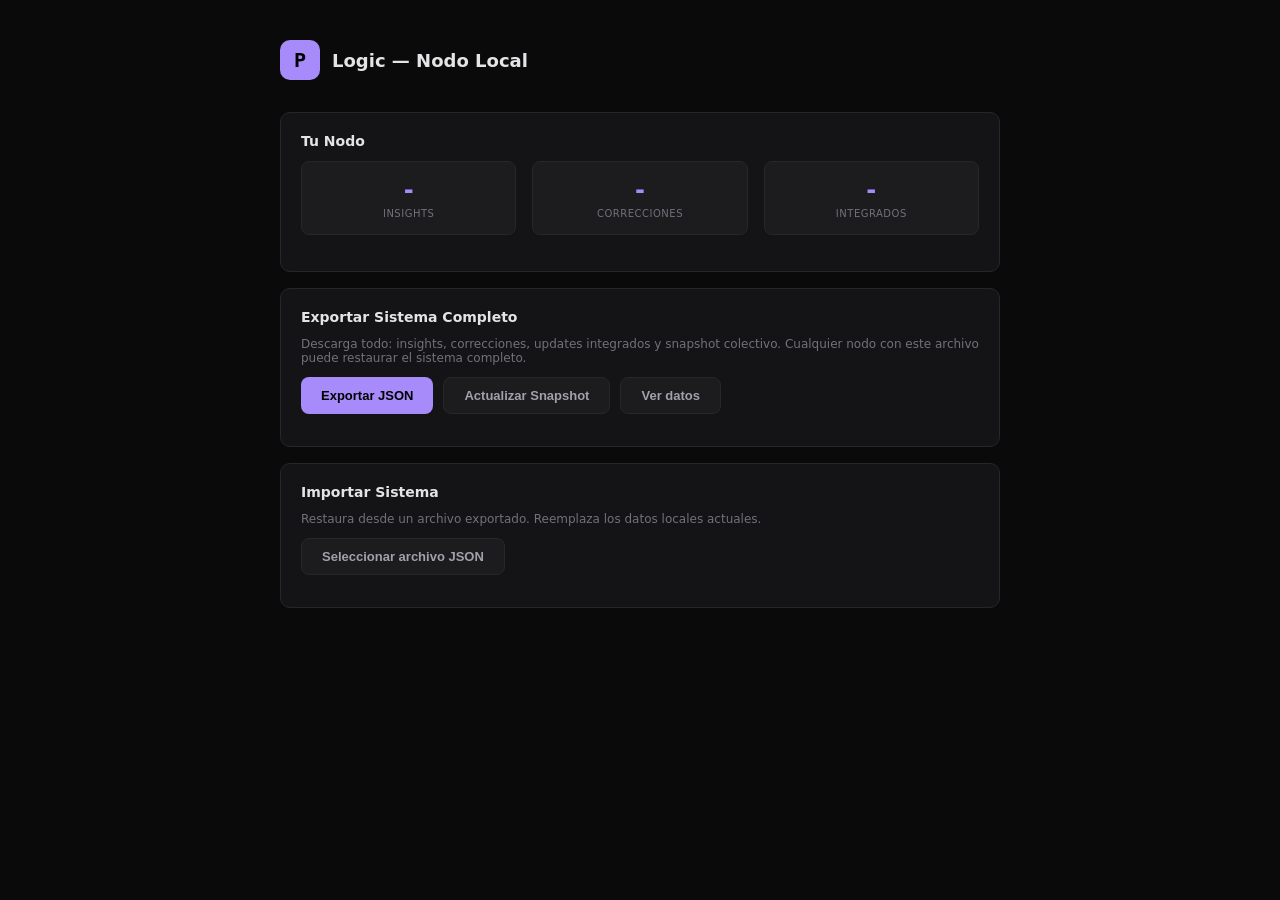
<file: insights-export.html>
<!DOCTYPE html>
<html lang="es">
<head>
  <meta charset="UTF-8">
  <title>Logic — Export / Import</title>
  <style>
    * { margin: 0; padding: 0; box-sizing: border-box; }
    body {
      background: #0a0a0b;
      color: #e4e4e7;
      font-family: -apple-system, BlinkMacSystemFont, 'Segoe UI', system-ui, sans-serif;
      font-size: 14px;
      padding: 40px 20px;
    }
    .container { max-width: 720px; margin: 0 auto; }
    header {
      display: flex;
      align-items: center;
      gap: 12px;
      margin-bottom: 32px;
    }
    .logo {
      width: 40px; height: 40px;
      background: #a78bfa; color: #000;
      border-radius: 10px;
      display: flex; align-items: center; justify-content: center;
      font-weight: 700; font-size: 20px;
      font-family: 'SF Mono', 'Fira Code', monospace;
    }
    header h1 { font-size: 18px; font-weight: 600; }
    section {
      background: #141416;
      border: 1px solid #27272a;
      border-radius: 10px;
      padding: 20px;
      margin-bottom: 16px;
    }
    section h2 {
      font-size: 14px; font-weight: 600;
      margin-bottom: 12px;
    }
    .stats {
      display: flex; gap: 16px;
      margin-bottom: 16px;
    }
    .stat {
      flex: 1;
      background: #1c1c1f;
      border: 1px solid #27272a;
      border-radius: 8px;
      padding: 14px;
      text-align: center;
    }
    .stat-value {
      display: block;
      font-size: 24px; font-weight: 700;
      font-family: 'SF Mono', monospace;
      color: #a78bfa;
    }
    .stat-label {
      font-size: 10px; color: #71717a;
      text-transform: uppercase;
      letter-spacing: 0.05em;
    }
    .btn-row { display: flex; gap: 10px; }
    button {
      background: #a78bfa; color: #000;
      border: none; padding: 10px 20px;
      border-radius: 8px; font-weight: 600;
      cursor: pointer; font-size: 13px;
    }
    button:hover { background: #7c3aed; color: #fff; }
    button:disabled { opacity: 0.4; cursor: not-allowed; }
    .btn-secondary {
      background: #1c1c1f; color: #a1a1aa;
      border: 1px solid #27272a;
    }
    .btn-secondary:hover { border-color: #a78bfa; color: #a78bfa; }
    .btn-danger {
      background: transparent; color: #ef4444;
      border: 1px solid #ef4444;
    }
    .btn-danger:hover { background: rgba(239,68,68,0.1); }
    .status {
      margin-top: 12px;
      font-size: 12px;
      color: #71717a;
    }
    .status.success { color: #22c55e; }
    .status.error { color: #ef4444; }
    pre {
      background: #1c1c1f;
      border: 1px solid #27272a;
      border-radius: 6px;
      padding: 12px;
      font-size: 11px;
      max-height: 300px;
      overflow-y: auto;
      white-space: pre-wrap;
      word-wrap: break-word;
      margin-top: 12px;
      display: none;
    }
    input[type="file"] { display: none; }
    .snapshot-info {
      font-size: 12px;
      color: #a1a1aa;
      margin-bottom: 12px;
    }
  </style>
</head>
<body>
  <div class="container">
    <header>
      <div class="logo">P</div>
      <h1>Logic — Nodo Local</h1>
    </header>

    <section>
      <h2>Tu Nodo</h2>
      <div class="stats" id="nodeStats">
        <div class="stat"><span class="stat-value" id="insightCount">-</span><span class="stat-label">Insights</span></div>
        <div class="stat"><span class="stat-value" id="correctionCount">-</span><span class="stat-label">Correcciones</span></div>
        <div class="stat"><span class="stat-value" id="integratedCount">-</span><span class="stat-label">Integrados</span></div>
      </div>
      <div id="snapshotInfo" class="snapshot-info"></div>
    </section>

    <section>
      <h2>Exportar Sistema Completo</h2>
      <p style="font-size:12px;color:#71717a;margin-bottom:12px;">
        Descarga todo: insights, correcciones, updates integrados y snapshot colectivo.
        Cualquier nodo con este archivo puede restaurar el sistema completo.
      </p>
      <div class="btn-row">
        <button id="exportBtn">Exportar JSON</button>
        <button id="snapshotBtn" class="btn-secondary">Actualizar Snapshot</button>
        <button id="previewBtn" class="btn-secondary">Ver datos</button>
      </div>
      <div id="exportStatus" class="status"></div>
      <pre id="dataPreview"></pre>
    </section>

    <section>
      <h2>Importar Sistema</h2>
      <p style="font-size:12px;color:#71717a;margin-bottom:12px;">
        Restaura desde un archivo exportado. Reemplaza los datos locales actuales.
      </p>
      <div class="btn-row">
        <button id="importBtn" class="btn-secondary">Seleccionar archivo JSON</button>
      </div>
      <input type="file" id="fileInput" accept=".json">
      <div id="importStatus" class="status"></div>
    </section>
  </div>

  <script src="insights-export.js"></script>
</body>
</html>
</file>
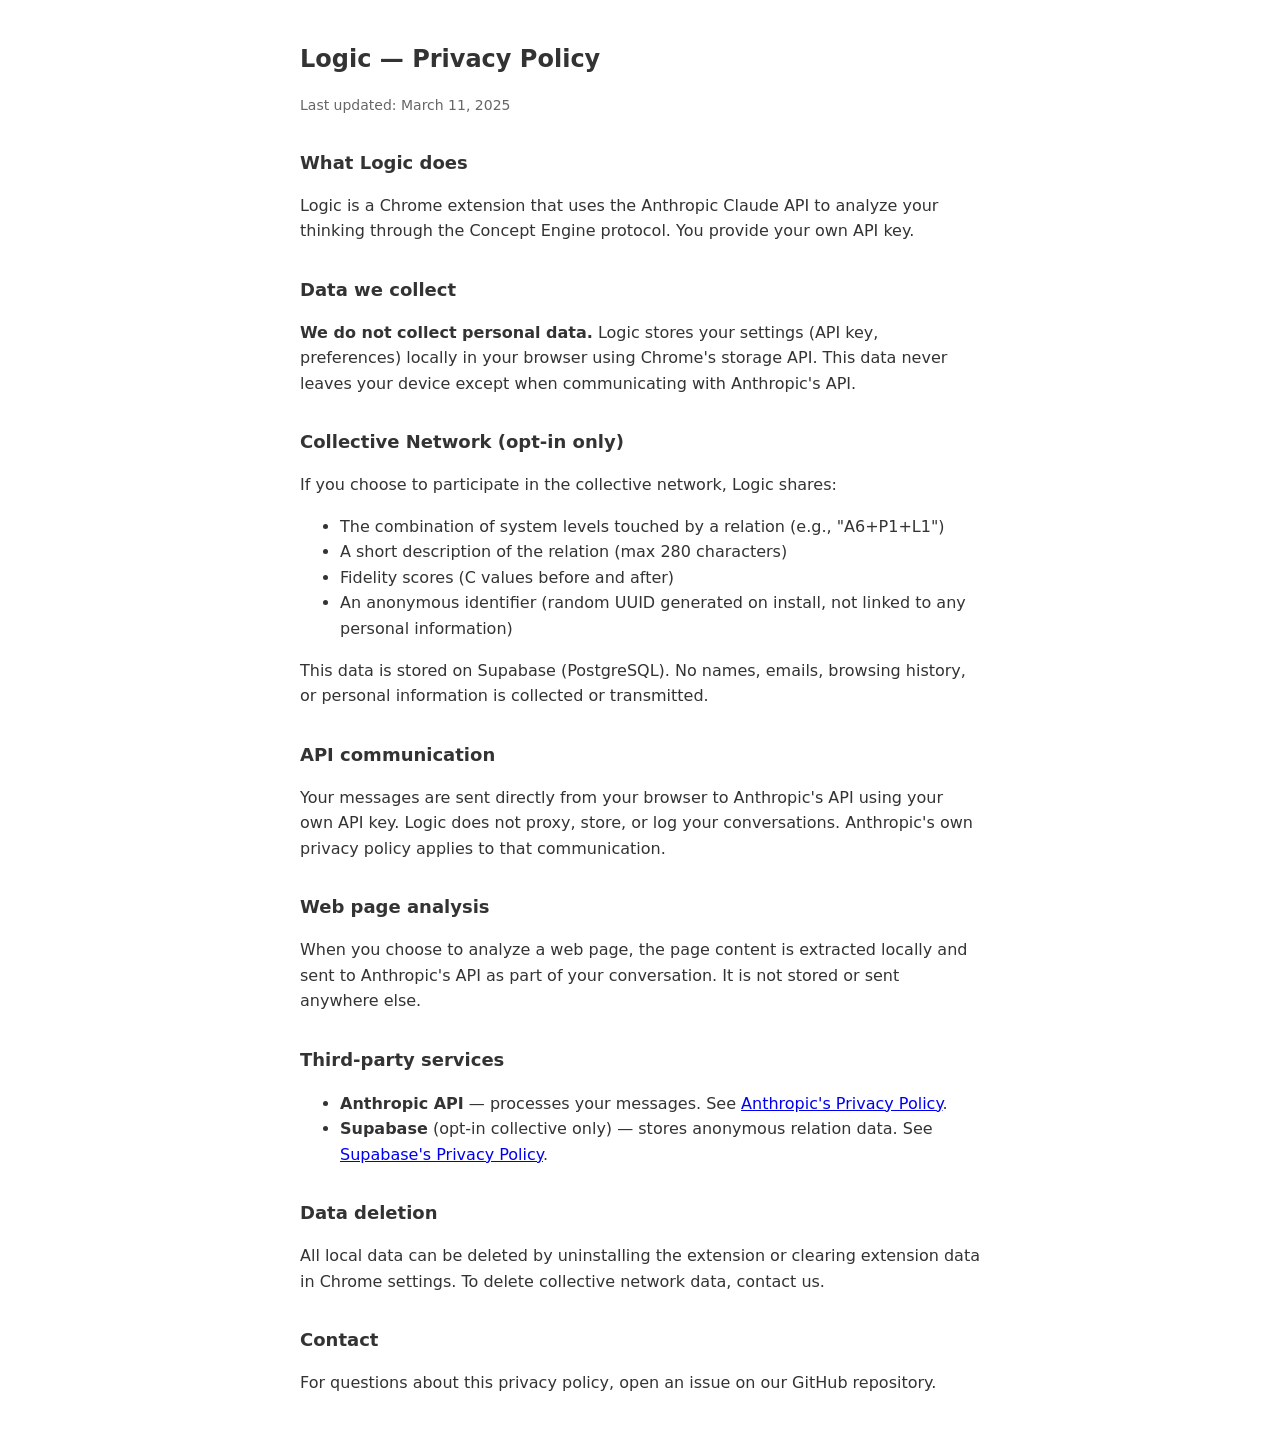
<file: privacy-policy.html>
<!DOCTYPE html>
<html lang="en">
<head>
  <meta charset="UTF-8">
  <meta name="viewport" content="width=device-width, initial-scale=1.0">
  <title>Logic — Privacy Policy</title>
  <style>
    body { font-family: -apple-system, system-ui, sans-serif; max-width: 680px; margin: 40px auto; padding: 0 20px; color: #333; line-height: 1.6; }
    h1 { font-size: 24px; }
    h2 { font-size: 18px; margin-top: 32px; }
    p { margin: 12px 0; }
    .date { color: #666; font-size: 14px; }
  </style>
</head>
<body>
  <h1>Logic — Privacy Policy</h1>
  <p class="date">Last updated: March 11, 2025</p>

  <h2>What Logic does</h2>
  <p>Logic is a Chrome extension that uses the Anthropic Claude API to analyze your thinking through the Concept Engine protocol. You provide your own API key.</p>

  <h2>Data we collect</h2>
  <p><strong>We do not collect personal data.</strong> Logic stores your settings (API key, preferences) locally in your browser using Chrome's storage API. This data never leaves your device except when communicating with Anthropic's API.</p>

  <h2>Collective Network (opt-in only)</h2>
  <p>If you choose to participate in the collective network, Logic shares:</p>
  <ul>
    <li>The combination of system levels touched by a relation (e.g., "A6+P1+L1")</li>
    <li>A short description of the relation (max 280 characters)</li>
    <li>Fidelity scores (C values before and after)</li>
    <li>An anonymous identifier (random UUID generated on install, not linked to any personal information)</li>
  </ul>
  <p>This data is stored on Supabase (PostgreSQL). No names, emails, browsing history, or personal information is collected or transmitted.</p>

  <h2>API communication</h2>
  <p>Your messages are sent directly from your browser to Anthropic's API using your own API key. Logic does not proxy, store, or log your conversations. Anthropic's own privacy policy applies to that communication.</p>

  <h2>Web page analysis</h2>
  <p>When you choose to analyze a web page, the page content is extracted locally and sent to Anthropic's API as part of your conversation. It is not stored or sent anywhere else.</p>

  <h2>Third-party services</h2>
  <ul>
    <li><strong>Anthropic API</strong> — processes your messages. See <a href="https://www.anthropic.com/privacy">Anthropic's Privacy Policy</a>.</li>
    <li><strong>Supabase</strong> (opt-in collective only) — stores anonymous relation data. See <a href="https://supabase.com/privacy">Supabase's Privacy Policy</a>.</li>
  </ul>

  <h2>Data deletion</h2>
  <p>All local data can be deleted by uninstalling the extension or clearing extension data in Chrome settings. To delete collective network data, contact us.</p>

  <h2>Contact</h2>
  <p>For questions about this privacy policy, open an issue on our GitHub repository.</p>
</body>
</html>
</file>
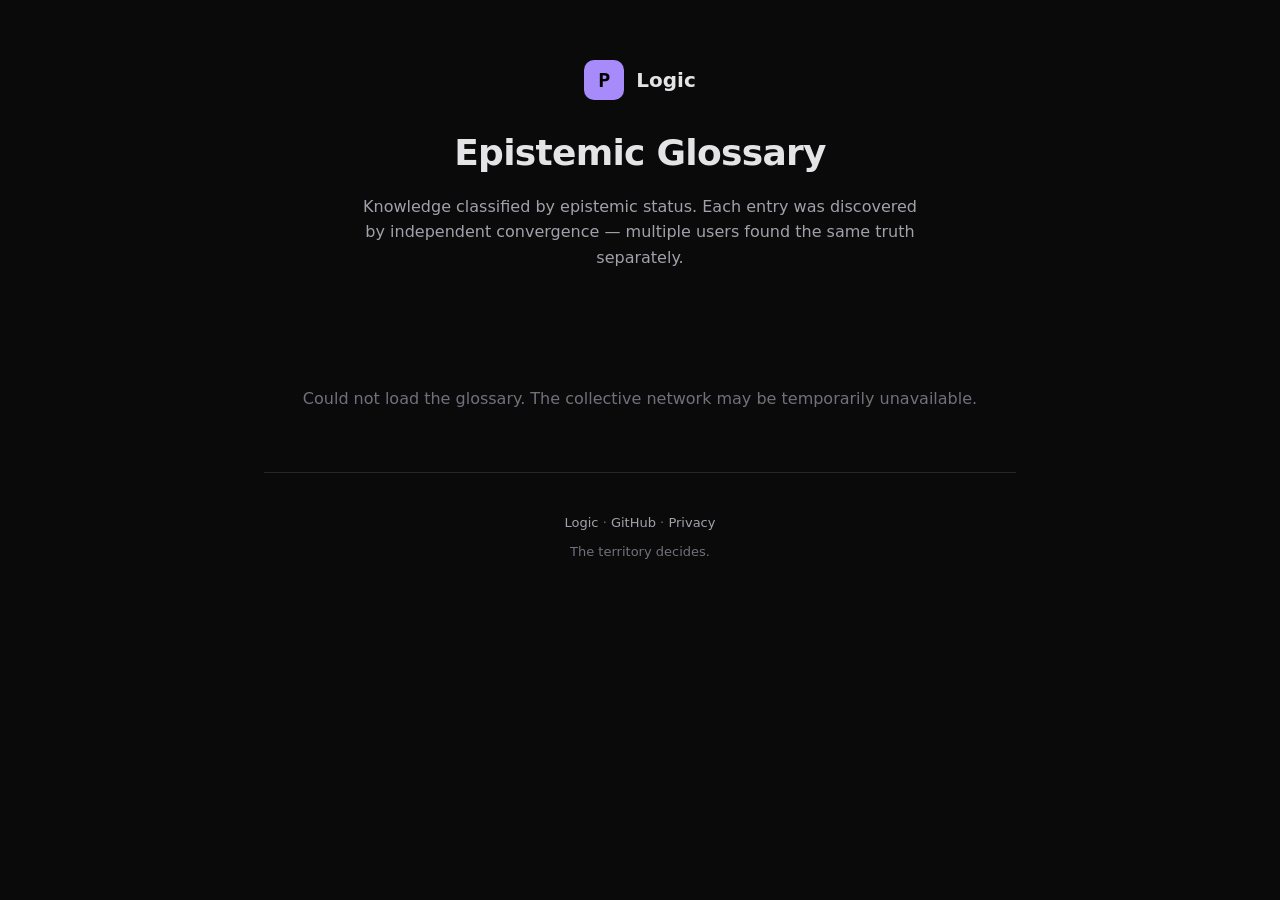
<file: docs/glossary.html>
<!DOCTYPE html>
<html lang="en">
<head>
  <meta charset="UTF-8">
  <meta name="viewport" content="width=device-width, initial-scale=1.0">
  <title>Logic — Verified Glossary</title>
  <meta name="description" content="Verified universal truths discovered by independent convergence through the Logic Concept Engine collective network.">
  <style>
    * { margin: 0; padding: 0; box-sizing: border-box; }

    :root {
      --bg: #0a0a0b;
      --bg2: #141416;
      --bg3: #1c1c1f;
      --text: #e4e4e7;
      --text2: #a1a1aa;
      --text3: #71717a;
      --accent: #a78bfa;
      --accent-dim: #7c3aed;
      --border: #27272a;
      --success: #22c55e;
      --mono: 'SF Mono', 'Fira Code', 'Cascadia Code', monospace;
      --sans: -apple-system, BlinkMacSystemFont, 'Segoe UI', system-ui, sans-serif;
    }

    body {
      background: var(--bg);
      color: var(--text);
      font-family: var(--sans);
      line-height: 1.6;
    }

    .container {
      max-width: 800px;
      margin: 0 auto;
      padding: 0 24px;
    }

    /* Header */
    .page-header {
      text-align: center;
      padding: 60px 0 40px;
    }

    .logo-link {
      text-decoration: none;
      color: inherit;
      display: inline-flex;
      align-items: center;
      gap: 12px;
      margin-bottom: 24px;
    }

    .logo {
      width: 40px;
      height: 40px;
      background: var(--accent);
      color: #000;
      border-radius: 10px;
      display: inline-flex;
      align-items: center;
      justify-content: center;
      font-weight: 700;
      font-size: 20px;
      font-family: var(--mono);
    }

    .logo-text {
      font-size: 20px;
      font-weight: 700;
    }

    h1 {
      font-size: 36px;
      font-weight: 700;
      letter-spacing: -0.02em;
      margin-bottom: 12px;
    }

    .page-desc {
      font-size: 16px;
      color: var(--text2);
      max-width: 560px;
      margin: 0 auto 8px;
    }

    .page-meta {
      font-size: 12px;
      color: var(--text3);
      margin-top: 16px;
    }

    .page-meta .refresh-dot {
      display: inline-block;
      width: 6px;
      height: 6px;
      border-radius: 50%;
      background: var(--success);
      margin-right: 4px;
      vertical-align: middle;
    }

    /* Stats */
    .stats-bar {
      display: flex;
      gap: 32px;
      justify-content: center;
      padding: 20px 0;
      border-bottom: 1px solid var(--border);
      margin-bottom: 32px;
    }

    .stat {
      display: flex;
      flex-direction: column;
      align-items: center;
      gap: 2px;
    }

    .stat-value {
      font-family: var(--mono);
      font-size: 24px;
      font-weight: 700;
      color: var(--accent);
    }

    .stat-label {
      font-size: 11px;
      color: var(--text3);
      text-transform: uppercase;
      letter-spacing: 0.05em;
    }

    /* Level groups */
    .level-group {
      margin-bottom: 32px;
    }

    .level-group-header {
      display: flex;
      align-items: center;
      gap: 10px;
      padding: 12px 0;
      border-bottom: 1px solid var(--border);
      margin-bottom: 12px;
    }

    .level-tag {
      font-family: var(--mono);
      font-size: 12px;
      font-weight: 700;
      color: var(--accent);
      background: rgba(167, 139, 250, 0.1);
      padding: 4px 10px;
      border-radius: 6px;
      letter-spacing: 0.03em;
    }

    .level-name {
      font-size: 14px;
      font-weight: 600;
      color: var(--text);
    }

    .level-count {
      font-size: 11px;
      color: var(--text3);
      margin-left: auto;
    }

    /* Entry cards */
    .entry {
      background: var(--bg2);
      border: 1px solid var(--border);
      border-radius: 10px;
      padding: 16px 20px;
      margin-bottom: 10px;
      transition: border-color 0.2s;
    }

    .entry:hover {
      border-color: rgba(167, 139, 250, 0.3);
    }

    .entry-levels {
      font-family: var(--mono);
      font-size: 11px;
      font-weight: 600;
      color: var(--accent);
      text-transform: uppercase;
      letter-spacing: 0.04em;
      margin-bottom: 6px;
    }

    .entry-description {
      font-size: 15px;
      color: var(--text);
      line-height: 1.6;
      margin-bottom: 8px;
    }

    .entry-meta {
      display: flex;
      gap: 16px;
      font-size: 11px;
      color: var(--text3);
    }

    .entry-convergence {
      color: var(--success);
    }

    .entry-perspectives {
      font-size: 12px;
      color: var(--text3);
      font-style: italic;
      margin-top: 8px;
      padding-top: 8px;
      border-top: 1px solid var(--border);
      line-height: 1.5;
    }

    /* Empty state */
    .empty-state {
      text-align: center;
      padding: 80px 20px;
      color: var(--text3);
    }

    .empty-state .empty-icon {
      font-size: 48px;
      margin-bottom: 16px;
      opacity: 0.3;
    }

    .empty-state p {
      font-size: 15px;
      max-width: 400px;
      margin: 0 auto;
    }

    /* Loading */
    .loading-state {
      text-align: center;
      padding: 80px 20px;
    }

    .loading-dots {
      display: flex;
      gap: 6px;
      justify-content: center;
    }

    .loading-dots span {
      width: 8px;
      height: 8px;
      background: var(--accent);
      border-radius: 50%;
      animation: glossaryPulse 1.4s infinite;
    }

    .loading-dots span:nth-child(2) { animation-delay: 0.2s; }
    .loading-dots span:nth-child(3) { animation-delay: 0.4s; }

    @keyframes glossaryPulse {
      0%, 80%, 100% { opacity: 0.3; transform: scale(0.8); }
      40% { opacity: 1; transform: scale(1); }
    }

    /* Footer */
    footer {
      padding: 40px 0;
      border-top: 1px solid var(--border);
      text-align: center;
      color: var(--text3);
      font-size: 13px;
    }

    footer a {
      color: var(--text2);
      text-decoration: none;
    }

    footer a:hover {
      color: var(--accent);
    }

    /* Error */
    .error-state {
      text-align: center;
      padding: 60px 20px;
      color: var(--text3);
    }

    @media (max-width: 600px) {
      h1 { font-size: 28px; }
      .stats-bar { gap: 20px; }
      .stat-value { font-size: 20px; }
      .entry { padding: 12px 16px; }
    }
  </style>
</head>
<body>
  <div class="container">
    <div class="page-header">
      <a href="index.html" class="logo-link">
        <div class="logo">P</div>
        <span class="logo-text">Logic</span>
      </a>
      <h1>Epistemic Glossary</h1>
      <p class="page-desc">Knowledge classified by epistemic status. Each entry was discovered by independent convergence — multiple users found the same truth separately.</p>
      <div class="page-meta" id="pageMeta"></div>
    </div>

    <div class="stats-bar" id="statsBar" style="display:none;">
      <div class="stat">
        <span class="stat-value" id="totalEntries">0</span>
        <span class="stat-label">verified truths</span>
      </div>
      <div class="stat">
        <span class="stat-value" id="totalLevels">0</span>
        <span class="stat-label">levels touched</span>
      </div>
      <div class="stat">
        <span class="stat-value" id="totalConvergence">0</span>
        <span class="stat-label">avg. convergence</span>
      </div>
    </div>

    <div id="glossaryContent">
      <div class="loading-state">
        <div class="loading-dots">
          <span></span><span></span><span></span>
        </div>
      </div>
    </div>

    <footer>
      <p><a href="index.html">Logic</a> &middot; <a href="https://github.com/joseandv-creator/logic-concept-engine">GitHub</a> &middot; <a href="privacy-policy.html">Privacy</a></p>
      <p style="margin-top: 8px;">The territory decides.</p>
    </footer>
  </div>

  <script>
    const SUPABASE_URL = 'https://mvropqfconacrexevcsn.supabase.co';
    const SUPABASE_KEY = 'eyJhbGciOiJIUzI1NiIsInR5cCI6IkpXVCJ9.eyJpc3MiOiJzdXBhYmFzZSIsInJlZiI6Im12cm9wcWZjb25hY3JleGV2Y3NuIiwicm9sZSI6ImFub24iLCJpYXQiOjE3NzMyODQzNjQsImV4cCI6MjA4ODg2MDM2NH0.nNsTsNDgK2GNs1LTtL7KcixHXoFNmmb2fApzyBf5Tv4';
    const REFRESH_INTERVAL = 30 * 60 * 1000;

    // Epistemic hierarchy — ordered from highest to lowest C
    const EPISTEMIC_CATEGORIES = [
      { key: 'empirical',   name: 'Empirical Fact',  desc: 'Verifiable against territory independently of who states it', cRange: 'C > 0.7',           color: 'var(--success)' },
      { key: 'inference',   name: 'Inference',        desc: 'Derived from empirical facts by a single logical step',       cRange: 'C 0.5 – 0.7',       color: '#3b82f6' },
      { key: 'deduction',   name: 'Deduction',        desc: 'Chain of reasoning — multiple steps from territory',          cRange: 'C 0.3 – 0.5',       color: '#f59e0b' },
      { key: 'conjecture',  name: 'Conjecture',       desc: 'Hypothesis with high convergence but insufficient C — shown only with 5+ independent discoverers', cRange: 'C < 0.3', color: '#ef4444' },
      { key: 'refuted',     name: 'Refuted',          desc: 'Once convergent, later contradicted by territory — kept visible so no one rediscovers it as new', cRange: 'C = 0', color: '#71717a' }
    ];

    function escapeHtml(text) {
      const div = document.createElement('div');
      div.textContent = text;
      return div.innerHTML;
    }

    function classifyEntry(entry, refutedIds) {
      if (refutedIds.has(entry.id)) return 'refuted';
      const c = entry.avg_c_after || 0;
      if (c > 0.7) return 'empirical';
      if (c >= 0.5) return 'inference';
      if (c >= 0.3) return 'deduction';
      return 'conjecture';
    }

    async function fetchData() {
      const headers = {
        'Content-Type': 'application/json',
        'apikey': SUPABASE_KEY,
        'Authorization': 'Bearer ' + SUPABASE_KEY
      };

      const [relationsRes, refutationsRes] = await Promise.all([
        fetch(SUPABASE_URL + '/rest/v1/convergent_relations?select=*&status=eq.approved&order=convergence_count.desc', { headers }),
        fetch(SUPABASE_URL + '/rest/v1/rpc/get_deprecated_updates', {
          method: 'POST', headers, body: JSON.stringify({ threshold: 3 })
        }).catch(() => ({ ok: true, json: () => [] }))
      ]);

      if (!relationsRes.ok) throw new Error('Failed to fetch');

      const relations = await relationsRes.json();
      let refutedIds = new Set();
      try {
        const deprecated = await refutationsRes.json();
        if (Array.isArray(deprecated)) {
          deprecated.forEach(d => refutedIds.add(d.id || d.update_id));
        }
      } catch (e) {}

      return { relations, refutedIds };
    }

    function renderGlossary(relations, refutedIds) {
      const content = document.getElementById('glossaryContent');
      const statsBar = document.getElementById('statsBar');
      const meta = document.getElementById('pageMeta');

      if (!relations || relations.length === 0) {
        content.innerHTML = '<div class="empty-state"><div class="empty-icon">&#9670;</div><p>No verified truths yet. The collective network needs more independent discoveries to converge. Install Logic and start exploring.</p></div>';
        meta.innerHTML = '<span class="refresh-dot"></span> Live — auto-refreshes every 30 minutes';
        return;
      }

      // Classify into epistemic groups
      const groups = {};
      EPISTEMIC_CATEGORIES.forEach(cat => { groups[cat.key] = []; });

      relations.forEach(entry => {
        const cat = classifyEntry(entry, refutedIds);
        // Conjectures only shown with high convergence (5+)
        if (cat === 'conjecture' && (entry.convergence_count || 0) < 5) return;
        groups[cat].push(entry);
      });

      // Stats
      const allLevels = new Set();
      let totalConv = 0;
      relations.forEach(e => {
        e.level_combo.split('+').forEach(l => allLevels.add(l.trim()));
        totalConv += e.convergence_count || 0;
      });

      document.getElementById('totalEntries').textContent = relations.length;
      document.getElementById('totalLevels').textContent = allLevels.size;
      document.getElementById('totalConvergence').textContent = (totalConv / relations.length).toFixed(1);
      statsBar.style.display = 'flex';

      // Render
      let html = '';

      EPISTEMIC_CATEGORIES.forEach(cat => {
        const entries = groups[cat.key];
        if (entries.length === 0) return;

        html += '<div class="level-group">';
        html += '<div class="level-group-header">';
        html += '<span class="level-tag" style="color:' + cat.color + ';background:' + cat.color + '15;">' + escapeHtml(cat.cRange) + '</span>';
        html += '<span class="level-name">' + escapeHtml(cat.name) + '</span>';
        html += '<span class="level-count">' + entries.length + (entries.length === 1 ? ' entry' : ' entries') + '</span>';
        html += '</div>';
        html += '<div style="font-size:12px;color:var(--text3);margin-bottom:12px;">' + escapeHtml(cat.desc) + '</div>';

        entries.forEach(entry => {
          const convText = entry.convergence_count + ' independent discoverers';
          const cBefore = (entry.avg_c_before || 0).toFixed(2);
          const cAfter = (entry.avg_c_after || 0).toFixed(2);
          const isRefuted = cat.key === 'refuted';

          let date = '';
          if (entry.published_at) {
            date = new Date(entry.published_at).toLocaleDateString('en', { year: 'numeric', month: 'short', day: 'numeric' });
          }

          html += '<div class="entry"' + (isRefuted ? ' style="opacity:0.6;border-left:3px solid var(--text3);"' : '') + '>';
          html += '<div class="entry-levels">' + escapeHtml(entry.level_combo) + '</div>';
          html += '<div class="entry-description"' + (isRefuted ? ' style="text-decoration:line-through;"' : '') + '>' + escapeHtml(entry.description) + '</div>';
          html += '<div class="entry-meta">';
          html += '<span class="entry-convergence">' + escapeHtml(convText) + '</span>';
          html += '<span>C: ' + escapeHtml(cBefore) + ' &rarr; ' + escapeHtml(cAfter) + '</span>';
          if (date) html += '<span>' + escapeHtml(date) + '</span>';
          html += '</div>';
          html += '</div>';
        });

        html += '</div>';
      });

      content.innerHTML = html;

      const now = new Date().toLocaleTimeString('en', { hour: '2-digit', minute: '2-digit' });
      meta.innerHTML = '<span class="refresh-dot"></span> Last updated: ' + now + ' — auto-refreshes every 30 minutes';
    }

    async function loadGlossary() {
      try {
        const { relations, refutedIds } = await fetchData();
        renderGlossary(relations, refutedIds);
      } catch (e) {
        document.getElementById('glossaryContent').innerHTML = '<div class="error-state"><p>Could not load the glossary. The collective network may be temporarily unavailable.</p></div>';
      }
    }

    loadGlossary();
    setInterval(loadGlossary, REFRESH_INTERVAL);
  </script>
</body>
</html>
</file>
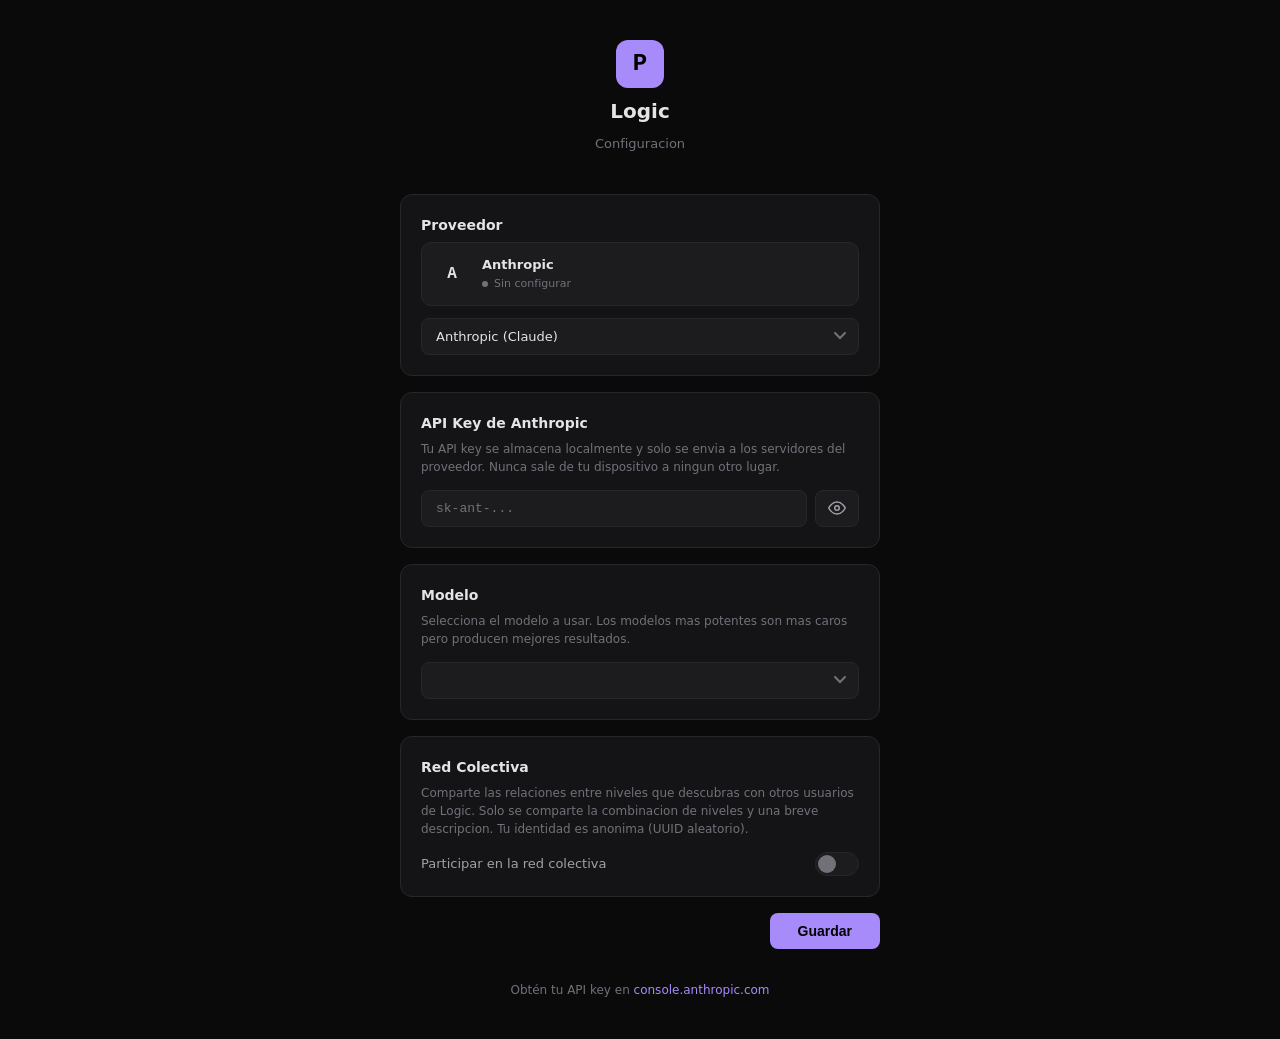
<file: options/options.html>
<!DOCTYPE html>
<html lang="es">
<head>
  <meta charset="UTF-8">
  <meta name="viewport" content="width=device-width, initial-scale=1.0">
  <title>Logic — Configuracion</title>
  <link rel="stylesheet" href="options.css">
</head>
<body>
  <div class="container">
    <header>
      <div class="logo">P</div>
      <h1>Logic</h1>
      <p class="subtitle">Configuracion</p>
    </header>

    <section>
      <h2>Proveedor</h2>
      <div id="providerCard" class="provider-card">
        <div class="provider-icon" id="providerIcon">A</div>
        <div class="provider-card-info">
          <span class="provider-name" id="providerName">Anthropic</span>
          <span class="provider-status" id="providerStatus"><span class="status-dot"></span> Sin configurar</span>
        </div>
      </div>
      <select id="providerSelect">
        <option value="anthropic">Anthropic (Claude)</option>
        <option value="openai">OpenAI (GPT)</option>
      </select>
    </section>

    <section>
      <h2 id="apiKeyLabel">API Key de Anthropic</h2>
      <p class="description">Tu API key se almacena localmente y solo se envia a los servidores del proveedor. Nunca sale de tu dispositivo a ningun otro lugar.</p>
      <div class="input-group">
        <input type="password" id="apiKeyInput" placeholder="sk-ant-..." autocomplete="off">
        <button id="toggleVisibility" title="Mostrar/ocultar">
          <svg id="eyeIcon" width="18" height="18" viewBox="0 0 24 24" fill="none">
            <path d="M1 12s4-8 11-8 11 8 11 8-4 8-11 8-11-8-11-8z" stroke="currentColor" stroke-width="2"/>
            <circle cx="12" cy="12" r="3" stroke="currentColor" stroke-width="2"/>
          </svg>
        </button>
      </div>
      <div id="keyStatus" class="status"></div>
    </section>

    <section>
      <h2>Modelo</h2>
      <p class="description">Selecciona el modelo a usar. Los modelos mas potentes son mas caros pero producen mejores resultados.</p>
      <select id="modelSelect"></select>
    </section>

    <section>
      <h2>Red Colectiva</h2>
      <p class="description">Comparte las relaciones entre niveles que descubras con otros usuarios de Logic. Solo se comparte la combinacion de niveles y una breve descripcion. Tu identidad es anonima (UUID aleatorio).</p>
      <div class="toggle-row">
        <label for="collectiveToggle">Participar en la red colectiva</label>
        <label class="toggle-switch">
          <input type="checkbox" id="collectiveToggle">
          <span class="toggle-slider"></span>
        </label>
      </div>
    </section>

    <div class="actions">
      <button id="saveBtn" class="primary">Guardar</button>
    </div>

    <footer>
      <p id="consoleLink">Obtén tu API key en <a href="https://console.anthropic.com/settings/keys" target="_blank">console.anthropic.com</a></p>
    </footer>
  </div>

  <script src="options.js"></script>
</body>
</html>
</file>
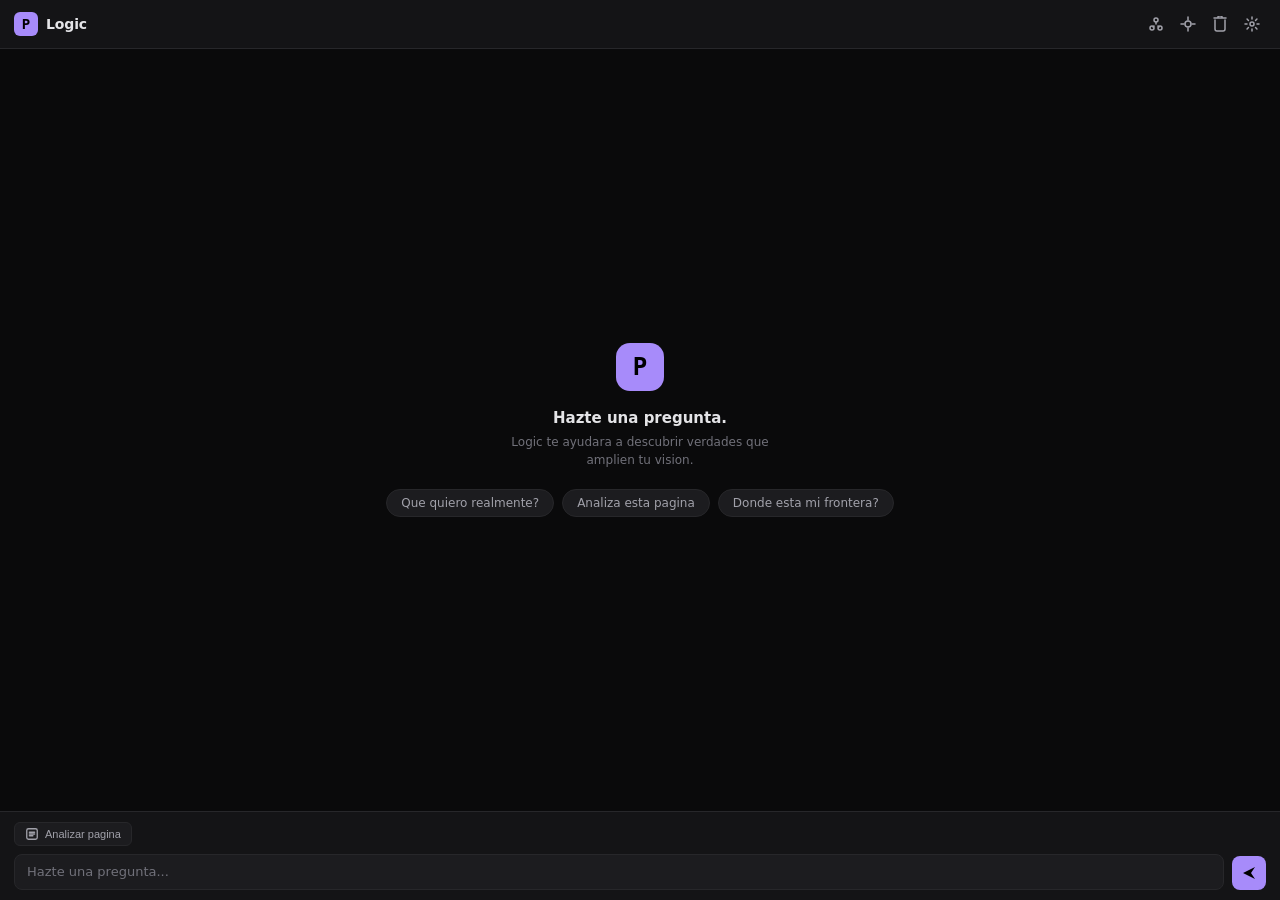
<file: sidepanel/sidepanel.html>
<!DOCTYPE html>
<html lang="es">
<head>
  <meta charset="UTF-8">
  <meta name="viewport" content="width=device-width, initial-scale=1.0">
  <title>Logic</title>
  <link rel="stylesheet" href="sidepanel.css">
</head>
<body>
  <div id="app">
    <header>
      <div class="header-left">
        <div class="logo">P</div>
        <h1>Logic</h1>
      </div>
      <div class="header-right">
        <button id="collectiveBtn" title="Red colectiva">
          <svg width="16" height="16" viewBox="0 0 16 16" fill="none">
            <circle cx="8" cy="4" r="2" stroke="currentColor" stroke-width="1.5"/>
            <circle cx="4" cy="12" r="2" stroke="currentColor" stroke-width="1.5"/>
            <circle cx="12" cy="12" r="2" stroke="currentColor" stroke-width="1.5"/>
            <path d="M8 6v2M6 10l-1 1M10 10l1 1" stroke="currentColor" stroke-width="1.5" stroke-linecap="round"/>
          </svg>
        </button>
        <button id="insightsBtn" title="Insights del sistema">
          <svg width="16" height="16" viewBox="0 0 16 16" fill="none">
            <path d="M8 1v3M8 12v3M1 8h3M12 8h3" stroke="currentColor" stroke-width="1.5" stroke-linecap="round"/>
            <circle cx="8" cy="8" r="3" stroke="currentColor" stroke-width="1.5"/>
          </svg>
        </button>
        <button id="clearBtn" title="Nueva conversacion">
          <svg width="16" height="16" viewBox="0 0 16 16" fill="none">
            <path d="M2 2h12M6 2v-1a1 1 0 011-1h2a1 1 0 011 1v1M3 4v9a2 2 0 002 2h6a2 2 0 002-2V4" stroke="currentColor" stroke-width="1.5" stroke-linecap="round" stroke-linejoin="round"/>
          </svg>
        </button>
        <button id="settingsBtn" title="Configuracion">
          <svg width="16" height="16" viewBox="0 0 16 16" fill="none">
            <circle cx="8" cy="8" r="2" stroke="currentColor" stroke-width="1.5"/>
            <path d="M8 1v2M8 13v2M1 8h2M13 8h2M3.05 3.05l1.41 1.41M11.54 11.54l1.41 1.41M3.05 12.95l1.41-1.41M11.54 4.46l1.41-1.41" stroke="currentColor" stroke-width="1.5" stroke-linecap="round"/>
          </svg>
        </button>
      </div>
    </header>

    <div id="noKeyMessage" class="no-key-message" style="display: none;">
      <p>Configura tu API key para comenzar.</p>
      <button id="openSettingsBtn">Abrir configuracion</button>
    </div>

    <div id="collectivePanel" class="collective-panel" style="display: none;">
      <div class="insights-header">
        <h2>Red Colectiva</h2>
        <div class="insights-header-actions">
          <button id="closeCollectiveBtn" class="close-btn">&times;</button>
        </div>
      </div>
      <div id="collectiveContent" class="insights-list"></div>
    </div>

    <div id="insightsPanel" class="insights-panel" style="display: none;">
      <div class="insights-header">
        <h2>Insights del Sistema</h2>
        <div class="insights-header-actions">
          <button id="exportInsightsBtn" class="export-btn" title="Exportar insights">Exportar</button>
          <button id="closeInsightsBtn" class="close-btn">&times;</button>
        </div>
      </div>
      <div id="insightsList" class="insights-list">
        <p class="empty-insights">No hay insights acumulados aun.</p>
      </div>
    </div>

    <div id="chatContainer" class="chat-container">
      <div id="welcomeState" class="welcome-state">
        <div class="welcome-icon">P</div>
        <p class="welcome-title" id="welcomeTitle">Hazte una pregunta.</p>
        <p class="welcome-subtitle" id="welcomeSubtitle">Logic te ayudara a descubrir verdades que amplien tu vision.</p>
        <div id="welcomeStats" class="welcome-stats" style="display:none;">
          <div class="welcome-stat">
            <span class="welcome-stat-value" id="statInsights">0</span>
            <span class="welcome-stat-label">insights</span>
          </div>
          <div class="welcome-stat">
            <span class="welcome-stat-value" id="statLevels">0</span>
            <span class="welcome-stat-label">niveles</span>
          </div>
          <div class="welcome-stat">
            <span class="welcome-stat-value" id="statFrontiers">0</span>
            <span class="welcome-stat-label">fronteras</span>
          </div>
        </div>
        <div id="welcomeSuggestions" class="welcome-suggestions">
          <button class="suggestion-chip">Que quiero realmente?</button>
          <button class="suggestion-chip">Analiza esta pagina</button>
          <button class="suggestion-chip">Donde esta mi frontera?</button>
        </div>
      </div>
      <div id="messages" class="messages"></div>
    </div>

    <div id="inputArea" class="input-area">
      <div class="input-actions">
        <button id="analyzePageBtn" class="analyze-btn" title="Analizar pagina actual">
          <svg width="14" height="14" viewBox="0 0 16 16" fill="none">
            <rect x="2" y="2" width="12" height="12" rx="2" stroke="currentColor" stroke-width="1.5"/>
            <path d="M5 6h6M5 8h6M5 10h4" stroke="currentColor" stroke-width="1.5" stroke-linecap="round"/>
          </svg>
          Analizar pagina
        </button>
      </div>
      <div class="input-row">
        <textarea id="userInput" placeholder="Hazte una pregunta..." rows="1"></textarea>
        <button id="sendBtn" title="Enviar">
          <svg width="16" height="16" viewBox="0 0 16 16" fill="none">
            <path d="M2 8l12-6-4 6 4 6z" fill="currentColor"/>
          </svg>
        </button>
      </div>
    </div>
    <div id="toastContainer" class="toast-container"></div>
  </div>

  <script src="../lib/validation.js"></script>
  <script src="sidepanel.js"></script>
</body>
</html>
</file>
<file: curator/curator.css>
* { margin: 0; padding: 0; box-sizing: border-box; }

:root {
  --bg-primary: #0a0a0b;
  --bg-secondary: #141416;
  --bg-tertiary: #1c1c1f;
  --text-primary: #e4e4e7;
  --text-secondary: #a1a1aa;
  --text-muted: #71717a;
  --accent: #a78bfa;
  --accent-dim: #7c3aed;
  --border: #27272a;
  --error: #ef4444;
  --success: #22c55e;
  --font-mono: 'SF Mono', 'Fira Code', monospace;
  --font-sans: -apple-system, BlinkMacSystemFont, 'Segoe UI', system-ui, sans-serif;
}

body {
  background: var(--bg-primary);
  color: var(--text-primary);
  font-family: var(--font-sans);
  font-size: 14px;
  line-height: 1.5;
  padding: 40px 20px;
}

.container {
  max-width: 720px;
  margin: 0 auto;
}

header {
  display: flex;
  align-items: center;
  gap: 12px;
  margin-bottom: 32px;
}

.logo {
  width: 40px;
  height: 40px;
  background: var(--accent);
  color: #000;
  border-radius: 10px;
  display: flex;
  align-items: center;
  justify-content: center;
  font-weight: 700;
  font-size: 20px;
  font-family: var(--font-mono);
}

header h1 {
  font-size: 18px;
  font-weight: 600;
}

section {
  background: var(--bg-secondary);
  border: 1px solid var(--border);
  border-radius: 10px;
  padding: 20px;
  margin-bottom: 16px;
}

section h2 {
  font-size: 14px;
  font-weight: 600;
  margin-bottom: 12px;
}

.config-row {
  display: flex;
  gap: 8px;
}

.config-row input {
  flex: 1;
  background: var(--bg-tertiary);
  border: 1px solid var(--border);
  border-radius: 6px;
  padding: 8px 12px;
  color: var(--text-primary);
  font-family: var(--font-mono);
  font-size: 12px;
}

.config-row input:focus {
  outline: none;
  border-color: var(--accent);
}

.config-row button, .threshold-row button {
  background: var(--accent);
  color: #000;
  border: none;
  padding: 8px 16px;
  border-radius: 6px;
  font-weight: 600;
  cursor: pointer;
  font-size: 13px;
  white-space: nowrap;
}

.config-row button:hover, .threshold-row button:hover {
  background: var(--accent-dim);
  color: #fff;
}

.status {
  margin-top: 8px;
  font-size: 12px;
}

.status.success { color: var(--success); }
.status.error { color: var(--error); }

.stats-grid {
  display: flex;
  gap: 16px;
}

.stat {
  flex: 1;
  background: var(--bg-tertiary);
  border: 1px solid var(--border);
  border-radius: 8px;
  padding: 16px;
  text-align: center;
}

.stat-value {
  display: block;
  font-size: 28px;
  font-weight: 700;
  font-family: var(--font-mono);
  color: var(--accent);
}

.stat-label {
  font-size: 11px;
  color: var(--text-muted);
  text-transform: uppercase;
  letter-spacing: 0.05em;
}

.section-top {
  display: flex;
  align-items: center;
  justify-content: space-between;
  margin-bottom: 12px;
}

.section-top h2 { margin-bottom: 0; }

.threshold-row {
  display: flex;
  align-items: center;
  gap: 8px;
}

.threshold-row label {
  font-size: 12px;
  color: var(--text-muted);
}

.threshold-row input {
  width: 50px;
  background: var(--bg-tertiary);
  border: 1px solid var(--border);
  border-radius: 4px;
  padding: 4px 8px;
  color: var(--text-primary);
  font-family: var(--font-mono);
  font-size: 13px;
  text-align: center;
}

.convergence-card {
  background: var(--bg-tertiary);
  border: 1px solid var(--border);
  border-radius: 8px;
  padding: 16px;
  margin-bottom: 12px;
  transition: border-color 0.3s;
}

.conv-header {
  display: flex;
  justify-content: space-between;
  align-items: center;
  margin-bottom: 8px;
}

.conv-level {
  font-family: var(--font-mono);
  font-size: 14px;
  font-weight: 700;
  color: var(--success);
}

.conv-count {
  font-size: 12px;
  color: var(--text-muted);
  background: var(--bg-secondary);
  padding: 2px 8px;
  border-radius: 4px;
}

.conv-c {
  font-family: var(--font-mono);
  font-size: 11px;
  color: var(--text-muted);
  margin-bottom: 8px;
}

.conv-descriptions {
  font-size: 12px;
  color: var(--text-secondary);
  margin-bottom: 12px;
  line-height: 1.6;
}

.conv-descriptions strong {
  color: var(--text-primary);
  font-size: 11px;
  text-transform: uppercase;
  letter-spacing: 0.03em;
}

.conv-descriptions p {
  margin-top: 4px;
  padding-left: 8px;
}

.conv-form {
  display: flex;
  flex-direction: column;
  gap: 8px;
  border-top: 1px solid var(--border);
  padding-top: 12px;
}

.conv-form textarea, .conv-form input {
  background: var(--bg-secondary);
  border: 1px solid var(--border);
  border-radius: 6px;
  padding: 8px 12px;
  color: var(--text-primary);
  font-family: var(--font-sans);
  font-size: 13px;
  resize: vertical;
}

.conv-form textarea:focus, .conv-form input:focus {
  outline: none;
  border-color: var(--accent);
}

.conv-actions {
  display: flex;
  gap: 8px;
}

.approve-btn {
  background: var(--success) !important;
  color: #000 !important;
  border: none;
  padding: 6px 16px;
  border-radius: 6px;
  font-weight: 600;
  cursor: pointer;
  font-size: 13px;
}

.approve-btn:hover { opacity: 0.85; }
.approve-btn:disabled { opacity: 0.5; cursor: not-allowed; }

.reject-btn {
  background: transparent !important;
  color: var(--error) !important;
  border: 1px solid var(--error) !important;
  padding: 6px 16px;
  border-radius: 6px;
  font-weight: 600;
  cursor: pointer;
  font-size: 13px;
}

.reject-btn:hover { background: rgba(239,68,68,0.1) !important; }
.reject-btn:disabled { opacity: 0.5; cursor: not-allowed; }

.approved-card {
  background: var(--bg-tertiary);
  border: 1px solid var(--border);
  border-left: 3px solid var(--success);
  border-radius: 6px;
  padding: 12px 14px;
  margin-bottom: 8px;
}

.approved-header {
  display: flex;
  justify-content: space-between;
  align-items: center;
  margin-bottom: 6px;
}

.approved-level {
  font-family: var(--font-mono);
  font-size: 12px;
  font-weight: 600;
  color: var(--success);
}

.approved-version {
  font-family: var(--font-mono);
  font-size: 11px;
  color: var(--text-muted);
}

.approved-desc {
  font-size: 13px;
  color: var(--text-primary);
  line-height: 1.5;
  margin-bottom: 6px;
}

.approved-meta {
  font-size: 11px;
  color: var(--text-muted);
}

.approved-note {
  font-size: 11px;
  color: var(--text-secondary);
  font-style: italic;
  margin-top: 6px;
}

.empty {
  color: var(--text-muted);
  text-align: center;
  padding: 24px;
  font-size: 13px;
}

.loading-text {
  color: var(--text-muted);
  text-align: center;
  padding: 16px;
}

.error {
  color: var(--error);
  font-size: 12px;
}

/* Graph edges */
.graph-edge {
  display: flex;
  justify-content: space-between;
  align-items: center;
  padding: 10px 14px;
  border: 1px solid var(--border);
  border-radius: 6px;
  margin-bottom: 6px;
  background: var(--bg-tertiary);
}

.graph-edge.density-mapeado { border-left: 3px solid var(--success); }
.graph-edge.density-emergente { border-left: 3px solid var(--accent); }
.graph-edge.density-frontera { border-left: 3px solid var(--text-muted); }

.edge-pair {
  font-family: var(--font-mono);
  font-size: 13px;
  font-weight: 600;
  color: var(--text-primary);
}

.edge-meta {
  font-size: 11px;
  color: var(--text-muted);
}

.edge-meta em {
  color: var(--accent);
  font-style: normal;
  font-weight: 600;
}

/* Gaps */
.gap-group {
  display: flex;
  gap: 12px;
  align-items: baseline;
  padding: 8px 14px;
  border-bottom: 1px solid var(--border);
}

.gap-level {
  font-family: var(--font-mono);
  font-size: 13px;
  font-weight: 700;
  color: var(--accent);
  min-width: 40px;
}

.gap-targets {
  font-size: 12px;
  color: var(--text-secondary);
}

.gap-total {
  text-align: center;
  font-size: 12px;
  color: var(--text-muted);
  padding: 12px;
  border-top: 1px solid var(--border);
  margin-top: 8px;
}

/* Contradictions */
.contradiction-card {
  background: var(--bg-tertiary);
  border: 1px solid var(--border);
  border-left: 3px solid #f59e0b;
  border-radius: 6px;
  padding: 14px;
  margin-bottom: 10px;
}

.contradiction-header {
  display: flex;
  justify-content: space-between;
  align-items: center;
  margin-bottom: 8px;
}

.contradiction-level {
  font-family: var(--font-mono);
  font-size: 13px;
  font-weight: 700;
  color: #f59e0b;
}

.contradiction-count {
  font-size: 11px;
  color: var(--text-muted);
}

.contradiction-descriptions {
  font-size: 12px;
  color: var(--text-secondary);
  line-height: 1.6;
  padding-left: 8px;
}

/* Refutations */
.refutation-card {
  background: var(--bg-tertiary);
  border: 1px solid var(--border);
  border-radius: 6px;
  padding: 12px 14px;
  margin-bottom: 8px;
}

.refutation-card.threshold-reached {
  border-left: 3px solid var(--error);
}

.refutation-header {
  display: flex;
  justify-content: space-between;
  align-items: center;
  margin-bottom: 6px;
}

.refutation-level {
  font-family: var(--font-mono);
  font-size: 12px;
  font-weight: 600;
  color: var(--error);
}

.refutation-count {
  font-size: 11px;
  color: var(--text-muted);
  background: rgba(239,68,68,0.1);
  padding: 2px 8px;
  border-radius: 4px;
}

.refutation-desc {
  font-size: 12px;
  color: var(--text-secondary);
  line-height: 1.5;
}

/* Section buttons */
.section-top button {
  background: var(--accent);
  color: #000;
  border: none;
  padding: 6px 14px;
  border-radius: 6px;
  font-weight: 600;
  cursor: pointer;
  font-size: 12px;
}

.section-top button:hover {
  background: var(--accent-dim);
  color: #fff;
}

/* Seed / Persistence */
.btn-row {
  display: flex;
  gap: 10px;
}

.import-btn {
  background: transparent !important;
  color: var(--accent) !important;
  border: 1px solid var(--accent) !important;
  padding: 6px 14px;
  border-radius: 6px;
  font-weight: 600;
  cursor: pointer;
  font-size: 12px;
}

.import-btn:hover {
  background: rgba(167,139,250,0.1) !important;
}

/* Quality signals (Mejora 1) */
.quality-badge {
  display: inline-block;
  font-size: 11px;
  font-weight: 600;
  padding: 2px 10px;
  border-radius: 4px;
  margin-bottom: 8px;
}

.quality-badge.quality-green {
  background: rgba(34,197,94,0.15);
  color: var(--success);
}

.quality-badge.quality-yellow {
  background: rgba(245,158,11,0.15);
  color: #f59e0b;
}

.quality-badge.quality-red {
  background: rgba(239,68,68,0.15);
  color: var(--error);
}

.convergence-card.quality-green {
  border-left: 3px solid var(--success);
}

.convergence-card.quality-yellow {
  border-left: 3px solid #f59e0b;
}

.convergence-card.quality-red {
  border-left: 3px solid var(--error);
}

.quality-warning {
  font-size: 11px;
  color: #f59e0b;
  background: rgba(245,158,11,0.08);
  padding: 6px 10px;
  border-radius: 4px;
  margin-bottom: 8px;
}

/* Remove update button in refutations */
.remove-update-btn {
  background: transparent !important;
  color: var(--error) !important;
  border: 1px solid var(--error) !important;
  padding: 4px 12px;
  border-radius: 4px;
  font-size: 11px;
  font-weight: 600;
  cursor: pointer;
  margin-top: 8px;
}

.remove-update-btn:hover {
  background: rgba(239,68,68,0.1) !important;
}

.remove-update-btn:disabled {
  opacity: 0.5;
  cursor: not-allowed;
}

/* Auto-approved badge */
.approved-card.auto-approved {
  border-left-color: var(--accent);
}

.approved-card.auto-approved .approved-version {
  color: var(--accent);
}

/* Feedback section (Mejora 5) */
.feedback-card {
  background: var(--bg-tertiary);
  border: 1px solid var(--border);
  border-radius: 6px;
  padding: 12px 14px;
  margin-bottom: 8px;
}

.feedback-header {
  display: flex;
  justify-content: space-between;
  align-items: center;
  margin-bottom: 6px;
}

.feedback-level {
  font-family: var(--font-mono);
  font-size: 12px;
  font-weight: 600;
  color: var(--accent);
}

.feedback-ratio {
  font-size: 12px;
  font-weight: 600;
  color: var(--success);
  background: rgba(34,197,94,0.1);
  padding: 2px 8px;
  border-radius: 4px;
}

.feedback-desc {
  font-size: 12px;
  color: var(--text-secondary);
  line-height: 1.5;
  margin-bottom: 6px;
}

.feedback-meta {
  font-size: 11px;
  color: var(--text-muted);
}

/* Auto-approve button */
.auto-approve-btn {
  background: var(--accent-dim) !important;
  color: #fff !important;
  border: none;
  padding: 6px 14px;
  border-radius: 6px;
  font-weight: 600;
  cursor: pointer;
  font-size: 12px;
}

.auto-approve-btn:hover {
  background: var(--accent) !important;
  color: #000 !important;
}

.auto-approve-btn:disabled {
  opacity: 0.5;
  cursor: not-allowed;
}
</file>
<file: options/options.css>
* {
  margin: 0;
  padding: 0;
  box-sizing: border-box;
}

:root {
  --bg-primary: #0a0a0b;
  --bg-secondary: #141416;
  --bg-tertiary: #1c1c1f;
  --text-primary: #e4e4e7;
  --text-secondary: #a1a1aa;
  --text-muted: #71717a;
  --accent: #a78bfa;
  --accent-dim: #7c3aed;
  --border: #27272a;
  --error: #ef4444;
  --success: #22c55e;
  --font-mono: 'SF Mono', 'Fira Code', 'Cascadia Code', monospace;
  --font-sans: -apple-system, BlinkMacSystemFont, 'Segoe UI', system-ui, sans-serif;
}

body {
  background: var(--bg-primary);
  color: var(--text-primary);
  font-family: var(--font-sans);
  font-size: 14px;
  line-height: 1.5;
  min-height: 100vh;
  display: flex;
  justify-content: center;
  padding: 40px 20px;
}

.container {
  max-width: 480px;
  width: 100%;
}

header {
  display: flex;
  flex-direction: column;
  align-items: center;
  gap: 8px;
  margin-bottom: 40px;
}

.logo {
  width: 48px;
  height: 48px;
  background: var(--accent);
  color: #000;
  border-radius: 12px;
  display: flex;
  align-items: center;
  justify-content: center;
  font-weight: 700;
  font-size: 24px;
  font-family: var(--font-mono);
}

header h1 {
  font-size: 20px;
  font-weight: 600;
}

.subtitle {
  color: var(--text-muted);
  font-size: 13px;
}

section {
  background: var(--bg-secondary);
  border: 1px solid var(--border);
  border-radius: 12px;
  padding: 20px;
  margin-bottom: 16px;
}

section h2 {
  font-size: 14px;
  font-weight: 600;
  margin-bottom: 6px;
}

.description {
  font-size: 12px;
  color: var(--text-muted);
  margin-bottom: 14px;
}

.input-group {
  display: flex;
  gap: 8px;
}

input[type="password"],
input[type="text"] {
  flex: 1;
  background: var(--bg-tertiary);
  border: 1px solid var(--border);
  border-radius: 8px;
  padding: 10px 14px;
  color: var(--text-primary);
  font-family: var(--font-mono);
  font-size: 13px;
}

input:focus {
  outline: none;
  border-color: var(--accent);
}

input::placeholder {
  color: var(--text-muted);
}

#toggleVisibility {
  background: var(--bg-tertiary);
  border: 1px solid var(--border);
  border-radius: 8px;
  color: var(--text-secondary);
  padding: 0 12px;
  cursor: pointer;
  display: flex;
  align-items: center;
}

#toggleVisibility:hover {
  border-color: var(--accent);
  color: var(--accent);
}

select {
  width: 100%;
  background: var(--bg-tertiary);
  border: 1px solid var(--border);
  border-radius: 8px;
  padding: 10px 14px;
  color: var(--text-primary);
  font-family: var(--font-sans);
  font-size: 13px;
  cursor: pointer;
  appearance: none;
  background-image: url("data:image/svg+xml,%3Csvg width='12' height='8' viewBox='0 0 12 8' fill='none' xmlns='http://www.w3.org/2000/svg'%3E%3Cpath d='M1 1l5 5 5-5' stroke='%2371717a' stroke-width='2' stroke-linecap='round'/%3E%3C/svg%3E");
  background-repeat: no-repeat;
  background-position: right 12px center;
}

select:focus {
  outline: none;
  border-color: var(--accent);
}

.status {
  margin-top: 10px;
  font-size: 12px;
  display: none;
}

.status.success {
  color: var(--success);
  display: block;
}

.status.error {
  color: var(--error);
  display: block;
}

.status.loading {
  color: var(--text-muted);
  display: block;
}

.actions {
  display: flex;
  justify-content: flex-end;
  margin-top: 8px;
}

.primary {
  background: var(--accent);
  color: #000;
  border: none;
  padding: 10px 28px;
  border-radius: 8px;
  font-weight: 600;
  font-size: 14px;
  cursor: pointer;
  transition: all 0.15s;
}

.primary:hover {
  background: var(--accent-dim);
  color: #fff;
}

.primary:disabled {
  opacity: 0.5;
  cursor: not-allowed;
}

.toggle-row {
  display: flex;
  align-items: center;
  justify-content: space-between;
}

.toggle-row label {
  font-size: 13px;
  color: var(--text-secondary);
}

.toggle-row input[type="checkbox"] {
  width: 18px;
  height: 18px;
  accent-color: var(--accent);
  cursor: pointer;
}

footer {
  text-align: center;
  margin-top: 32px;
  font-size: 12px;
  color: var(--text-muted);
}

footer a {
  color: var(--accent);
  text-decoration: none;
}

footer a:hover {
  text-decoration: underline;
}

/* ===== PROVIDER CARD ===== */
.provider-card {
  display: flex;
  align-items: center;
  gap: 12px;
  padding: 12px;
  background: var(--bg-tertiary);
  border: 1px solid var(--border);
  border-radius: 10px;
  margin-bottom: 12px;
  transition: border-color 0.2s;
}

.provider-card.connected {
  border-color: var(--success);
}

.provider-icon {
  width: 36px;
  height: 36px;
  border-radius: 8px;
  display: flex;
  align-items: center;
  justify-content: center;
  font-weight: 700;
  font-size: 16px;
  font-family: var(--font-mono);
  flex-shrink: 0;
}

.provider-icon.anthropic {
  background: #d97706;
  color: #000;
}

.provider-icon.openai {
  background: #10b981;
  color: #000;
}

.provider-card-info {
  display: flex;
  flex-direction: column;
  gap: 2px;
}

.provider-name {
  font-size: 13px;
  font-weight: 600;
  color: var(--text-primary);
}

.provider-status {
  font-size: 11px;
  color: var(--text-muted);
  display: flex;
  align-items: center;
  gap: 6px;
}

.status-dot {
  width: 6px;
  height: 6px;
  border-radius: 50%;
  background: var(--text-muted);
  flex-shrink: 0;
}

.status-dot.connected {
  background: var(--success);
}

/* ===== TOGGLE SWITCH ===== */
.toggle-switch {
  position: relative;
  display: inline-block;
  width: 44px;
  height: 24px;
  flex-shrink: 0;
}

.toggle-switch input {
  opacity: 0;
  width: 0;
  height: 0;
  position: absolute;
}

.toggle-slider {
  position: absolute;
  cursor: pointer;
  top: 0;
  left: 0;
  right: 0;
  bottom: 0;
  background: var(--bg-tertiary);
  border: 1px solid var(--border);
  border-radius: 24px;
  transition: all 0.2s;
}

.toggle-slider:before {
  content: '';
  position: absolute;
  width: 18px;
  height: 18px;
  left: 2px;
  bottom: 2px;
  background: var(--text-muted);
  border-radius: 50%;
  transition: all 0.2s;
}

.toggle-switch input:checked + .toggle-slider {
  background: rgba(167, 139, 250, 0.2);
  border-color: var(--accent);
}

.toggle-switch input:checked + .toggle-slider:before {
  transform: translateX(20px);
  background: var(--accent);
}

.toggle-row input[type="checkbox"] {
  /* Hide native checkbox when inside toggle-switch */
  width: 0;
  height: 0;
}
</file>
<file: sidepanel/sidepanel.css>
* {
  margin: 0;
  padding: 0;
  box-sizing: border-box;
}

:root {
  --bg-primary: #0a0a0b;
  --bg-secondary: #141416;
  --bg-tertiary: #1c1c1f;
  --text-primary: #e4e4e7;
  --text-secondary: #a1a1aa;
  --text-muted: #71717a;
  --accent: #a78bfa;
  --accent-dim: #7c3aed;
  --border: #27272a;
  --error: #ef4444;
  --success: #22c55e;
  --concept: #f59e0b;
  --font-mono: 'SF Mono', 'Fira Code', 'Cascadia Code', monospace;
  --font-sans: -apple-system, BlinkMacSystemFont, 'Segoe UI', system-ui, sans-serif;
}

body {
  background: var(--bg-primary);
  color: var(--text-primary);
  font-family: var(--font-sans);
  font-size: 13px;
  line-height: 1.5;
  height: 100vh;
  overflow: hidden;
}

#app {
  display: flex;
  flex-direction: column;
  height: 100vh;
}

/* Header */
header {
  display: flex;
  align-items: center;
  justify-content: space-between;
  padding: 10px 14px;
  border-bottom: 1px solid var(--border);
  background: var(--bg-secondary);
  flex-shrink: 0;
}

.header-left {
  display: flex;
  align-items: center;
  gap: 8px;
}

.logo {
  width: 24px;
  height: 24px;
  background: var(--accent);
  color: #000;
  border-radius: 6px;
  display: flex;
  align-items: center;
  justify-content: center;
  font-weight: 700;
  font-size: 14px;
  font-family: var(--font-mono);
}

header h1 {
  font-size: 14px;
  font-weight: 600;
  letter-spacing: -0.01em;
}

.header-right {
  display: flex;
  gap: 4px;
}

.header-right button {
  background: none;
  border: none;
  color: var(--text-secondary);
  cursor: pointer;
  padding: 6px;
  border-radius: 6px;
  display: flex;
  align-items: center;
}

.header-right button:hover {
  background: var(--bg-tertiary);
  color: var(--text-primary);
}

/* No API Key Message */
.no-key-message {
  display: flex;
  flex-direction: column;
  align-items: center;
  justify-content: center;
  flex: 1;
  padding: 40px 20px;
  text-align: center;
  gap: 16px;
}

.no-key-message p {
  color: var(--text-secondary);
}

.no-key-message button {
  background: var(--accent);
  color: #000;
  border: none;
  padding: 8px 20px;
  border-radius: 8px;
  font-weight: 600;
  cursor: pointer;
  font-size: 13px;
}

.no-key-message button:hover {
  background: var(--accent-dim);
  color: #fff;
}

/* Chat Container */
.chat-container {
  flex: 1;
  overflow-y: auto;
  padding: 16px 14px;
}

.messages {
  display: flex;
  flex-direction: column;
  gap: 16px;
}

/* Messages */
.message {
  display: flex;
  flex-direction: column;
  gap: 4px;
}

.message-role {
  font-size: 11px;
  font-weight: 600;
  text-transform: uppercase;
  letter-spacing: 0.05em;
  color: var(--text-muted);
}

.message-role.system {
  color: var(--accent);
}

.message-content {
  color: var(--text-primary);
  line-height: 1.6;
  word-wrap: break-word;
}

.message-content p {
  margin-bottom: 8px;
}

.message-content p:last-child {
  margin-bottom: 0;
}

.message-content strong {
  font-weight: 600;
  color: #fff;
}

.message-content em {
  font-style: italic;
  color: var(--text-secondary);
}

.message-content code {
  font-family: var(--font-mono);
  font-size: 12px;
  background: var(--bg-tertiary);
  padding: 1px 5px;
  border-radius: 4px;
  color: var(--accent);
}

.message-content pre {
  background: var(--bg-tertiary);
  border: 1px solid var(--border);
  border-radius: 6px;
  padding: 10px;
  overflow-x: auto;
  margin: 8px 0;
}

.message-content pre code {
  background: none;
  padding: 0;
  font-size: 12px;
  color: var(--text-primary);
}

.message-content ul, .message-content ol {
  padding-left: 20px;
  margin: 6px 0;
}

.message-content li {
  margin-bottom: 4px;
}

.message-content hr {
  border: none;
  border-top: 1px solid var(--border);
  margin: 12px 0;
}

.message-content h1, .message-content h2, .message-content h3 {
  margin-top: 12px;
  margin-bottom: 6px;
  color: #fff;
}

.message-content h1 { font-size: 16px; }
.message-content h2 { font-size: 14px; }
.message-content h3 { font-size: 13px; }

/* C scores styling */
.message-content .c-score {
  font-family: var(--font-mono);
  color: var(--accent);
  font-weight: 600;
}

/* Loading */
.loading {
  display: flex;
  align-items: center;
  gap: 6px;
  color: var(--text-muted);
  font-size: 12px;
  padding: 8px 0;
}

.loading-dots {
  display: flex;
  gap: 3px;
}

.loading-dots span {
  width: 4px;
  height: 4px;
  background: var(--accent);
  border-radius: 50%;
  animation: pulse 1.4s infinite;
}

.loading-dots span:nth-child(2) { animation-delay: 0.2s; }
.loading-dots span:nth-child(3) { animation-delay: 0.4s; }

@keyframes pulse {
  0%, 80%, 100% { opacity: 0.3; transform: scale(0.8); }
  40% { opacity: 1; transform: scale(1); }
}

/* Error */
.error-message {
  background: rgba(239, 68, 68, 0.1);
  border: 1px solid rgba(239, 68, 68, 0.3);
  border-radius: 6px;
  padding: 8px 12px;
  color: var(--error);
  font-size: 12px;
}

/* Page context badge */
.page-context {
  display: inline-flex;
  align-items: center;
  gap: 4px;
  background: var(--bg-tertiary);
  border: 1px solid var(--border);
  border-radius: 4px;
  padding: 2px 8px;
  font-size: 11px;
  color: var(--text-muted);
  margin-bottom: 6px;
}

/* Input Area */
.input-area {
  border-top: 1px solid var(--border);
  padding: 10px 14px;
  background: var(--bg-secondary);
  flex-shrink: 0;
}

.input-actions {
  display: flex;
  margin-bottom: 8px;
}

.analyze-btn {
  display: flex;
  align-items: center;
  gap: 6px;
  background: var(--bg-tertiary);
  border: 1px solid var(--border);
  color: var(--text-secondary);
  padding: 4px 10px;
  border-radius: 6px;
  font-size: 11px;
  cursor: pointer;
  transition: all 0.15s;
}

.analyze-btn:hover {
  border-color: var(--accent);
  color: var(--accent);
}

.analyze-btn.active {
  border-color: var(--accent);
  color: var(--accent);
  background: rgba(167, 139, 250, 0.1);
}

.input-row {
  display: flex;
  gap: 8px;
  align-items: flex-end;
}

textarea {
  flex: 1;
  background: var(--bg-tertiary);
  border: 1px solid var(--border);
  border-radius: 8px;
  padding: 8px 12px;
  color: var(--text-primary);
  font-family: var(--font-sans);
  font-size: 13px;
  resize: none;
  max-height: 120px;
  line-height: 1.4;
}

textarea:focus {
  outline: none;
  border-color: var(--accent);
}

textarea::placeholder {
  color: var(--text-muted);
}

#sendBtn {
  background: var(--accent);
  border: none;
  color: #000;
  width: 34px;
  height: 34px;
  border-radius: 8px;
  cursor: pointer;
  display: flex;
  align-items: center;
  justify-content: center;
  flex-shrink: 0;
  transition: background 0.15s;
}

#sendBtn:hover {
  background: var(--accent-dim);
  color: #fff;
}

#sendBtn:disabled {
  opacity: 0.4;
  cursor: not-allowed;
}

/* Insights Panel */
.insights-panel {
  flex: 1;
  overflow-y: auto;
  padding: 0;
  background: var(--bg-primary);
}

.insights-header {
  display: flex;
  align-items: center;
  justify-content: space-between;
  padding: 12px 14px;
  border-bottom: 1px solid var(--border);
  position: sticky;
  top: 0;
  background: var(--bg-secondary);
}

.insights-header h2 {
  font-size: 13px;
  font-weight: 600;
}

.insights-header-actions {
  display: flex;
  align-items: center;
  gap: 6px;
}

.export-btn {
  font-size: 11px;
  padding: 4px 10px;
  border-radius: 4px;
  cursor: pointer;
  border: 1px solid var(--border);
  background: var(--bg-tertiary);
  color: var(--text-secondary);
}

.export-btn:hover {
  border-color: var(--accent);
  color: var(--accent);
}

.export-btn:disabled {
  opacity: 0.5;
  cursor: not-allowed;
}

.close-btn {
  background: none;
  border: none;
  color: var(--text-secondary);
  font-size: 18px;
  cursor: pointer;
  padding: 4px 8px;
  border-radius: 4px;
}

.close-btn:hover {
  background: var(--bg-tertiary);
  color: var(--text-primary);
}

.insights-list {
  padding: 12px 14px;
  display: flex;
  flex-direction: column;
  gap: 10px;
}

.empty-insights {
  color: var(--text-muted);
  text-align: center;
  padding: 40px 20px;
  font-size: 12px;
}

.insight-card {
  background: var(--bg-secondary);
  border: 1px solid var(--border);
  border-radius: 8px;
  padding: 12px;
  position: relative;
}

.insight-card .insight-level {
  font-family: var(--font-mono);
  font-size: 10px;
  font-weight: 600;
  color: var(--accent);
  text-transform: uppercase;
  letter-spacing: 0.05em;
  margin-bottom: 6px;
}

.insight-card .insight-description {
  font-size: 13px;
  color: var(--text-primary);
  line-height: 1.5;
  margin-bottom: 8px;
}

.insight-card .insight-c {
  font-family: var(--font-mono);
  font-size: 11px;
  color: var(--text-muted);
  margin-bottom: 4px;
}

.insight-card .insight-why {
  font-size: 11px;
  color: var(--text-secondary);
  font-style: italic;
}

.insight-card .insight-date {
  font-size: 10px;
  color: var(--text-muted);
  margin-top: 8px;
}

.insight-card .insight-actions {
  display: flex;
  gap: 6px;
  margin-top: 8px;
}

.insight-card .insight-actions button {
  font-size: 11px;
  padding: 3px 10px;
  border-radius: 4px;
  cursor: pointer;
  border: 1px solid var(--border);
  background: var(--bg-tertiary);
  color: var(--text-secondary);
}

.insight-card .insight-actions button:hover {
  border-color: var(--accent);
  color: var(--accent);
}

.insight-card .insight-actions .delete-insight {
  color: var(--text-muted);
}

.insight-card .insight-actions .delete-insight:hover {
  border-color: var(--error);
  color: var(--error);
}

/* Insight notification in chat */
.insight-notification {
  background: rgba(167, 139, 250, 0.08);
  border: 1px solid rgba(167, 139, 250, 0.25);
  border-radius: 6px;
  padding: 10px 12px;
  margin-top: 8px;
}

.insight-notification .insight-label {
  font-family: var(--font-mono);
  font-size: 10px;
  font-weight: 600;
  color: var(--accent);
  text-transform: uppercase;
  letter-spacing: 0.05em;
  margin-bottom: 4px;
}

.insight-notification .insight-text {
  font-size: 12px;
  color: var(--text-primary);
  margin-bottom: 8px;
}

.insight-notification button {
  font-size: 11px;
  padding: 4px 12px;
  border-radius: 4px;
  cursor: pointer;
  border: none;
  background: var(--accent);
  color: #000;
  font-weight: 600;
}

.insight-notification button:hover {
  background: var(--accent-dim);
  color: #fff;
}

/* Insight badge on button */
.insight-badge {
  position: absolute;
  top: 2px;
  right: 2px;
  width: 8px;
  height: 8px;
  background: var(--accent);
  border-radius: 50%;
}

#insightsBtn {
  position: relative;
}

/* Correction button on user messages */
.correction-btn {
  display: none;
  font-size: 10px;
  padding: 2px 8px;
  border-radius: 4px;
  cursor: pointer;
  border: 1px solid var(--border);
  background: transparent;
  color: var(--text-muted);
  margin-top: 4px;
  transition: all 0.15s;
}

.message:hover .correction-btn {
  display: inline-block;
}

.correction-btn:hover {
  border-color: var(--accent);
  color: var(--accent);
}

.correction-btn.saved {
  border-color: var(--success);
  color: var(--success);
  display: inline-block;
}

/* Section headers in insights panel */
.section-header {
  font-size: 11px;
  font-weight: 600;
  text-transform: uppercase;
  letter-spacing: 0.05em;
  color: var(--text-muted);
  padding: 8px 0 4px;
  border-bottom: 1px solid var(--border);
  margin-bottom: 8px;
}

.section-header:not(:first-child) {
  margin-top: 16px;
}

/* Correction cards */
.correction-card {
  background: var(--bg-secondary);
  border: 1px solid var(--border);
  border-left: 3px solid var(--accent-dim);
  border-radius: 6px;
  padding: 10px 12px;
}

.correction-text {
  font-size: 12px;
  color: var(--text-primary);
  line-height: 1.5;
  margin-bottom: 6px;
}

/* Collective panel */
.collective-panel {
  flex: 1;
  overflow-y: auto;
  padding: 0;
  background: var(--bg-primary);
}

#collectiveBtn {
  position: relative;
}

.collective-badge {
  position: absolute;
  top: 0px;
  right: 0px;
  min-width: 14px;
  height: 14px;
  background: var(--success);
  border-radius: 7px;
  font-size: 9px;
  font-weight: 700;
  color: #000;
  display: flex;
  align-items: center;
  justify-content: center;
  padding: 0 3px;
}

.collective-toggle {
  display: flex;
  align-items: center;
  justify-content: space-between;
  padding: 12px 0;
  border-bottom: 1px solid var(--border);
}

.collective-info {
  font-size: 11px;
  color: var(--text-muted);
  line-height: 1.5;
  padding: 8px 0 4px;
}

.update-card {
  background: var(--bg-secondary);
  border: 1px solid var(--border);
  border-left: 3px solid var(--success);
  border-radius: 6px;
  padding: 10px 12px;
}

.update-card .update-level {
  font-family: var(--font-mono);
  font-size: 10px;
  font-weight: 600;
  color: var(--success);
  text-transform: uppercase;
  letter-spacing: 0.05em;
  margin-bottom: 4px;
}

.update-card .update-convergence {
  font-size: 10px;
  color: var(--text-muted);
  margin-bottom: 6px;
}

.update-card .update-description {
  font-size: 12px;
  color: var(--text-primary);
  line-height: 1.5;
  margin-bottom: 8px;
}

.update-card .update-note {
  font-size: 11px;
  color: var(--text-secondary);
  font-style: italic;
  margin-bottom: 8px;
}

.update-card button {
  font-size: 11px;
  padding: 4px 12px;
  border-radius: 4px;
  cursor: pointer;
  border: none;
  background: var(--success);
  color: #000;
  font-weight: 600;
}

.update-card button:hover {
  opacity: 0.8;
}

.update-card button:disabled {
  opacity: 0.5;
  cursor: not-allowed;
}

/* Share button in insight notification */
.insight-notification .share-btn {
  background: var(--bg-tertiary);
  border: 1px solid var(--border);
  color: var(--text-secondary);
}

.insight-notification .share-btn:hover {
  border-color: var(--success);
  color: var(--success);
}

/* Integrated updates */
.update-card.integrated {
  border-left-color: var(--accent);
  opacity: 0.85;
}

.refute-btn {
  font-size: 11px;
  padding: 4px 12px;
  border-radius: 4px;
  cursor: pointer;
  border: 1px solid var(--border);
  background: transparent;
  color: var(--text-muted);
  font-weight: 500;
  transition: all 0.15s;
}

.refute-btn:hover {
  border-color: var(--error);
  color: var(--error);
}

.refute-btn:disabled {
  opacity: 0.5;
  cursor: not-allowed;
}

.refute-btn.refuted {
  border-color: var(--error);
  color: var(--error);
  opacity: 0.6;
}

/* Deprecated updates (Mejora 2) */
.update-card.deprecated {
  opacity: 0.5;
  border-left-color: var(--error);
}

.update-card.deprecated .update-description {
  text-decoration: line-through;
}

.deprecated-badge {
  display: inline-block;
  font-size: 9px;
  font-weight: 700;
  background: rgba(239,68,68,0.15);
  color: var(--error);
  padding: 1px 6px;
  border-radius: 3px;
  margin-left: 6px;
  vertical-align: middle;
}

/* Concept cards in collective panel */
.update-card.concept-integrated {
  border-left-color: var(--concept);
}
.concept-level {
  color: var(--concept) !important;
  text-transform: capitalize;
}
.concept-c-badge {
  display: inline-block;
  font-size: 10px;
  font-weight: 600;
  background: rgba(245,158,11,0.15);
  color: var(--concept);
  padding: 1px 6px;
  border-radius: 3px;
  margin-left: 8px;
  vertical-align: middle;
}
.concept-map-line, .concept-territory-line {
  font-size: 12px;
  color: var(--text-primary);
  line-height: 1.5;
  margin-bottom: 3px;
}
.concept-label-mini {
  font-weight: 600;
  color: var(--concept);
  font-size: 11px;
}

/* Bulk integrate button */
.bulk-integrate-btn {
  width: 100%;
  font-size: 11px;
  padding: 6px 12px;
  border-radius: 4px;
  cursor: pointer;
  border: 1px solid var(--success);
  background: rgba(34,197,94,0.1);
  color: var(--success);
  font-weight: 600;
  margin-bottom: 8px;
}

.bulk-integrate-btn:hover {
  background: rgba(34,197,94,0.2);
}

.bulk-integrate-btn:disabled {
  opacity: 0.5;
  cursor: not-allowed;
}

/* Update perspectives */
.update-perspectives {
  font-size: 11px;
  color: var(--text-muted);
  font-style: italic;
  margin-bottom: 6px;
  line-height: 1.4;
}

/* Gap suggestions / Fronteras (Mejora 4) */
.gap-suggestion {
  background: var(--bg-secondary);
  border: 1px solid var(--border);
  border-left: 3px solid var(--accent);
  border-radius: 6px;
  padding: 10px 12px;
  margin-bottom: 8px;
}

.gap-levels {
  font-family: var(--font-mono);
  font-size: 11px;
  font-weight: 700;
  color: var(--accent);
  margin-bottom: 4px;
}

.gap-prompt {
  font-size: 12px;
  color: var(--text-secondary);
  line-height: 1.4;
}

/* Feedback (Mejora 5) */
.feedback-row {
  display: flex;
  align-items: center;
  gap: 8px;
  margin-top: 8px;
  padding-top: 8px;
  border-top: 1px solid var(--border);
}

.feedback-prompt {
  font-size: 11px;
  color: var(--text-muted);
}

.feedback-btn {
  font-size: 11px;
  padding: 3px 10px;
  border-radius: 4px;
  cursor: pointer;
  border: 1px solid var(--border);
  background: transparent;
  font-weight: 500;
}

.feedback-btn.feedback-yes {
  color: var(--success);
  border-color: var(--success);
}

.feedback-btn.feedback-yes:hover {
  background: rgba(34,197,94,0.1);
}

.feedback-btn.feedback-no {
  color: var(--error);
  border-color: var(--error);
}

.feedback-btn.feedback-no:hover {
  background: rgba(239,68,68,0.1);
}

.feedback-btn:disabled {
  opacity: 0.5;
  cursor: not-allowed;
}

.feedback-given {
  font-size: 10px;
  color: var(--text-muted);
  font-style: italic;
  margin-top: 6px;
}

/* Scrollbar */
::-webkit-scrollbar {
  width: 6px;
}

::-webkit-scrollbar-track {
  background: transparent;
}

::-webkit-scrollbar-thumb {
  background: var(--border);
  border-radius: 3px;
}

::-webkit-scrollbar-thumb:hover {
  background: var(--text-muted);
}

/* ===== TOAST SYSTEM ===== */
.toast-container {
  position: fixed;
  bottom: 80px;
  left: 50%;
  transform: translateX(-50%);
  z-index: 1000;
  display: flex;
  flex-direction: column;
  align-items: center;
  gap: 8px;
  pointer-events: none;
}

.toast {
  display: flex;
  align-items: center;
  gap: 8px;
  padding: 8px 16px;
  border-radius: 8px;
  font-size: 12px;
  font-weight: 500;
  background: var(--bg-secondary);
  border: 1px solid var(--border);
  color: var(--text-primary);
  animation: toastIn 0.25s ease-out;
  pointer-events: auto;
  box-shadow: 0 4px 12px rgba(0,0,0,0.3);
}

.toast-dot {
  width: 6px;
  height: 6px;
  border-radius: 50%;
  flex-shrink: 0;
}

.toast-success .toast-dot { background: var(--success); }
.toast-error .toast-dot { background: var(--error); }
.toast-info .toast-dot { background: var(--accent); }

@keyframes toastIn {
  from { opacity: 0; transform: translateY(10px); }
  to { opacity: 1; transform: translateY(0); }
}

@keyframes toastOut {
  from { opacity: 1; }
  to { opacity: 0; transform: translateY(-10px); }
}

/* ===== NAV ACTIVE ===== */
.header-right button.nav-active {
  background: rgba(167, 139, 250, 0.15);
  color: var(--accent);
}

/* ===== CHAT BUBBLES ===== */
.message-user {
  align-self: flex-end;
  max-width: 85%;
}

.message-assistant {
  align-self: flex-start;
  max-width: 92%;
}

.message-system {
  align-self: center;
  max-width: 90%;
}

.message .message-role {
  display: none;
}

.message-user .message-content,
.message-assistant .message-content {
  padding: 10px 14px;
  border-radius: 16px;
}

.message-user .message-content {
  background: rgba(167, 139, 250, 0.12);
  border: 1px solid rgba(167, 139, 250, 0.2);
  border-bottom-right-radius: 4px;
}

.message-assistant .message-content {
  background: var(--bg-secondary);
  border: 1px solid var(--border);
  border-bottom-left-radius: 4px;
}

.message-system .message-content {
  background: rgba(167, 139, 250, 0.06);
  border: 1px solid rgba(167, 139, 250, 0.12);
  padding: 8px 14px;
  border-radius: 12px;
  text-align: center;
  font-size: 12px;
  color: var(--text-secondary);
}

/* ===== TYPING INDICATOR ===== */
.typing-indicator {
  display: flex;
  align-items: center;
  padding: 12px 18px !important;
}

.typing-indicator .loading-dots {
  display: flex;
  gap: 4px;
}

.typing-indicator .loading-dots span {
  width: 6px;
  height: 6px;
  background: var(--accent);
  border-radius: 50%;
  animation: typingPulse 1.4s infinite;
}

.typing-indicator .loading-dots span:nth-child(2) { animation-delay: 0.15s; }
.typing-indicator .loading-dots span:nth-child(3) { animation-delay: 0.3s; }

@keyframes typingPulse {
  0%, 60%, 100% { opacity: 0.3; transform: scale(0.85); }
  30% { opacity: 1; transform: scale(1.1); }
}

/* ===== WELCOME STATE ===== */
.welcome-state {
  display: flex;
  flex-direction: column;
  align-items: center;
  justify-content: center;
  padding: 40px 20px;
  text-align: center;
  height: 100%;
}

.welcome-state.hidden {
  display: none;
}

.welcome-icon {
  width: 48px;
  height: 48px;
  background: var(--accent);
  color: #000;
  border-radius: 14px;
  display: flex;
  align-items: center;
  justify-content: center;
  font-weight: 700;
  font-size: 24px;
  font-family: var(--font-mono);
  margin-bottom: 16px;
}

.welcome-title {
  font-size: 15px;
  font-weight: 600;
  color: var(--text-primary);
  margin-bottom: 4px;
}

.welcome-subtitle {
  font-size: 12px;
  color: var(--text-muted);
  margin-bottom: 20px;
  max-width: 260px;
  line-height: 1.5;
}

.welcome-stats {
  display: flex;
  gap: 24px;
  margin-bottom: 20px;
}

.welcome-stat {
  display: flex;
  flex-direction: column;
  align-items: center;
  gap: 2px;
}

.welcome-stat-value {
  font-family: var(--font-mono);
  font-size: 20px;
  font-weight: 700;
  color: var(--accent);
}

.welcome-stat-label {
  font-size: 10px;
  color: var(--text-muted);
  text-transform: uppercase;
  letter-spacing: 0.05em;
}

.welcome-suggestions {
  display: flex;
  flex-wrap: wrap;
  gap: 8px;
  justify-content: center;
}

.suggestion-chip {
  background: var(--bg-tertiary);
  border: 1px solid var(--border);
  color: var(--text-secondary);
  padding: 6px 14px;
  border-radius: 20px;
  font-size: 12px;
  cursor: pointer;
  transition: all 0.15s;
  font-family: var(--font-sans);
}

.suggestion-chip:hover {
  border-color: var(--accent);
  color: var(--accent);
  background: rgba(167, 139, 250, 0.08);
}

/* ===== INSIGHT CARD COMPACT ===== */
.insight-summary {
  display: flex;
  align-items: center;
  gap: 8px;
  cursor: pointer;
  padding: 2px 0;
  font-size: 12px;
  font-weight: 600;
  color: var(--accent);
}

.insight-dot {
  width: 6px;
  height: 6px;
  background: var(--accent);
  border-radius: 50%;
  flex-shrink: 0;
}

.insight-summary-text {
  font-family: var(--font-mono);
  font-size: 11px;
  letter-spacing: 0.02em;
}

.insight-expand-arrow {
  margin-left: auto;
  color: var(--text-muted);
  font-size: 12px;
  transition: transform 0.2s;
}

.insight-details {
  display: none;
  margin-top: 8px;
  padding-top: 8px;
  border-top: 1px solid rgba(167, 139, 250, 0.15);
}

.insight-notification.expanded .insight-details {
  display: block;
}

.insight-notification.expanded .insight-expand-arrow {
  transform: rotate(90deg);
}

/* ===== CONCEPT NOTIFICATION (in chat) ===== */
.concept-notification {
  background: rgba(245, 158, 11, 0.08);
  border: 1px solid rgba(245, 158, 11, 0.25);
  border-radius: 6px;
  padding: 10px 12px;
  margin-top: 8px;
}

.concept-summary {
  display: flex;
  align-items: center;
  gap: 8px;
  cursor: pointer;
  padding: 2px 0;
  font-size: 12px;
  font-weight: 600;
  color: var(--concept);
}

.concept-dot {
  width: 6px;
  height: 6px;
  background: var(--concept);
  border-radius: 50%;
  flex-shrink: 0;
}

.concept-summary-text {
  font-size: 12px;
  letter-spacing: 0.02em;
}

.concept-expand-arrow {
  margin-left: auto;
  color: var(--text-muted);
  font-size: 12px;
  transition: transform 0.2s;
}

.concept-details {
  display: none;
  margin-top: 8px;
  padding-top: 8px;
  border-top: 1px solid rgba(245, 158, 11, 0.15);
}

.concept-notification.expanded .concept-details {
  display: block;
}

.concept-notification.expanded .concept-expand-arrow {
  transform: rotate(90deg);
}

.concept-field {
  font-size: 12px;
  color: var(--text-primary);
  line-height: 1.5;
  margin-bottom: 4px;
}

.concept-label {
  font-weight: 600;
  color: var(--concept);
  font-size: 11px;
}

.concept-tested {
  font-size: 11px;
  color: var(--text-muted);
  font-style: italic;
}

.concept-notification button {
  font-size: 11px;
  padding: 4px 12px;
  border-radius: 4px;
  cursor: pointer;
  border: none;
  background: var(--concept);
  color: #000;
  font-weight: 600;
}

.concept-notification button:hover {
  opacity: 0.8;
}

.concept-notification .share-btn {
  background: var(--bg-tertiary);
  border: 1px solid var(--border);
  color: var(--text-secondary);
}

.concept-notification .share-btn:hover {
  border-color: var(--success);
  color: var(--success);
  opacity: 1;
}

/* ===== CONCEPT CARDS (in panel) ===== */
.seed-concepts-btn {
  width: 100%;
  padding: 8px 12px;
  background: transparent;
  border: 1px dashed var(--concept);
  border-radius: 6px;
  color: var(--concept);
  font-size: 12px;
  cursor: pointer;
  margin-bottom: 8px;
  transition: background 0.2s;
}
.seed-concepts-btn:hover { background: rgba(245, 158, 11, 0.1); }
.seed-concepts-btn:disabled { opacity: 0.5; cursor: default; }

.concept-card {
  background: var(--bg-secondary);
  border: 1px solid var(--border);
  border-left: 3px solid var(--concept);
  border-radius: 8px;
  padding: 12px;
  position: relative;
}

.concept-card .concept-term {
  font-size: 14px;
  font-weight: 700;
  color: var(--concept);
  margin-bottom: 8px;
  text-transform: capitalize;
}

.concept-card .concept-map-territory {
  margin-bottom: 6px;
}

.concept-card .concept-field {
  font-size: 12px;
  color: var(--text-primary);
  line-height: 1.5;
  margin-bottom: 4px;
}

.concept-card .concept-label {
  font-weight: 600;
  color: var(--concept);
  font-size: 11px;
}

.concept-card .concept-tested {
  font-size: 11px;
  color: var(--text-muted);
  font-style: italic;
  margin-bottom: 4px;
}
</file>
